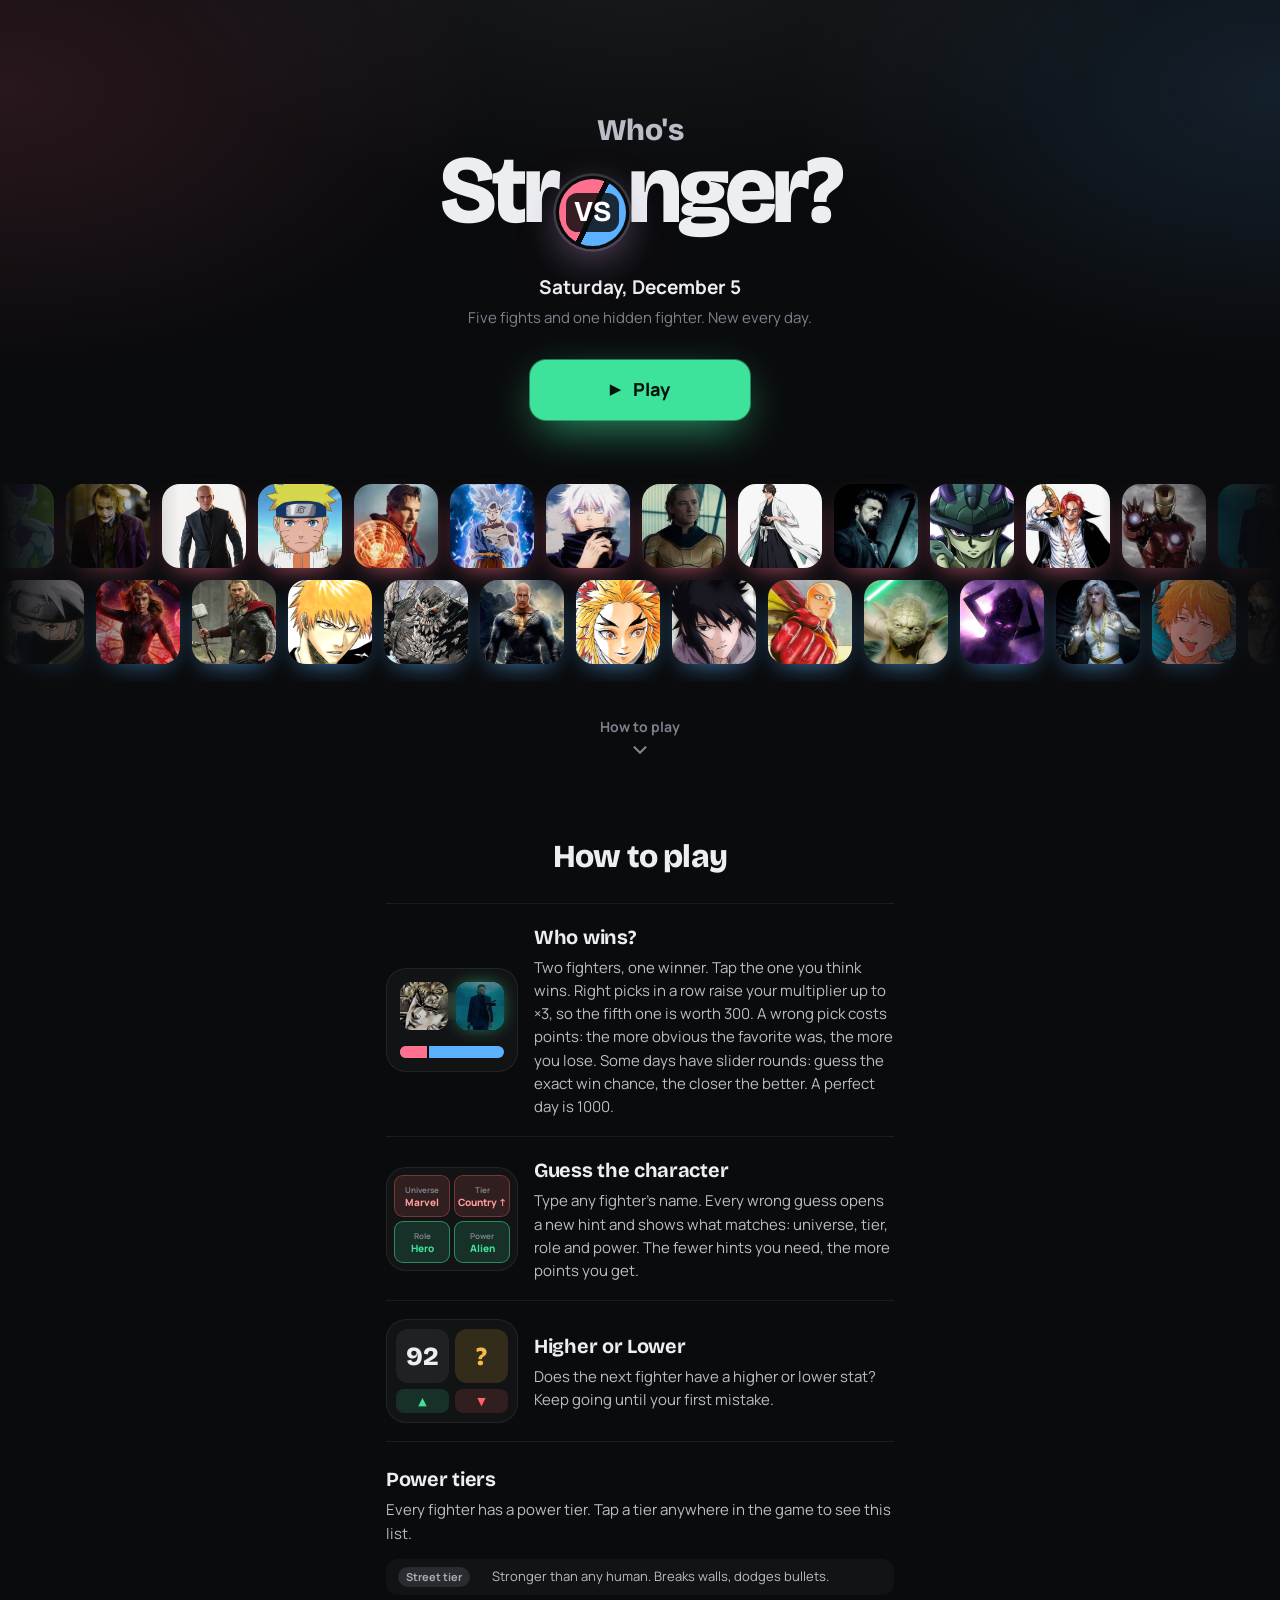
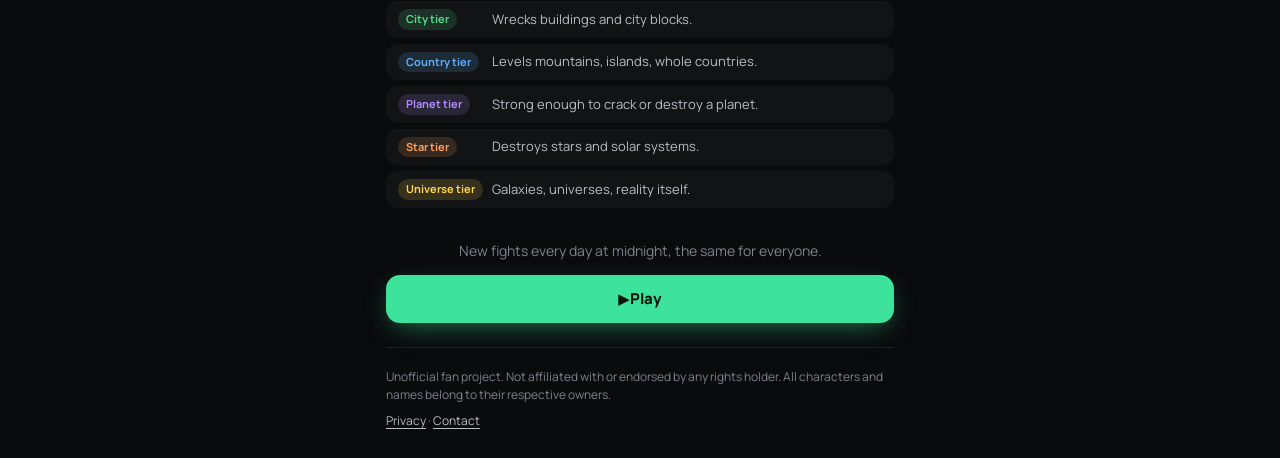
<file: index.html>
<!doctype html>
<html lang="en">
<head>
  <meta charset="utf-8">
  <meta name="viewport" content="width=device-width, initial-scale=1, viewport-fit=cover">
  <title>Who's Stronger? Daily character fights</title>
  <meta name="description" content="A daily game: five fights between characters from anime, comics and movies. Pick who wins, guess the odds, share your score.">
  <meta name="theme-color" content="#0a0b0d">
  <link rel="canonical" href="https://whoisstronger.org/">
  <link rel="icon" href="assets/icons/icon.svg" type="image/svg+xml">
  <link rel="icon" href="assets/icons/favicon-32.png" sizes="32x32" type="image/png">
  <link rel="apple-touch-icon" href="assets/icons/apple-touch-icon.png">
  <link rel="manifest" href="site.webmanifest">

  <!-- link preview in chats and social apps -->
  <meta property="og:type" content="website">
  <meta property="og:site_name" content="Who's Stronger?">
  <meta property="og:title" content="Who's Stronger? Daily character fights">
  <meta property="og:description" content="Five fights a day between anime, comic and movie characters. Pick who wins and share your score.">
  <meta property="og:url" content="https://whoisstronger.org/">
  <meta property="og:image" content="https://whoisstronger.org/assets/og.jpg">
  <meta property="og:image:width" content="1200">
  <meta property="og:image:height" content="630">
  <meta property="og:image:alt" content="Who's Stronger? Goku vs Superman">
  <meta name="twitter:card" content="summary_large_image">
  <meta name="twitter:title" content="Who's Stronger? Daily character fights">
  <meta name="twitter:description" content="Five fights a day between anime, comic and movie characters. Pick who wins and share your score.">
  <meta name="twitter:image" content="https://whoisstronger.org/assets/og.jpg">
  <link rel="preconnect" href="https://fonts.googleapis.com">
  <link rel="preconnect" href="https://fonts.gstatic.com" crossorigin>
  <link href="https://fonts.googleapis.com/css2?family=Bricolage+Grotesque:opsz,wght@12..96,600..800&family=Manrope:wght@400;500;600;700;800&display=swap" rel="stylesheet">
  <link rel="stylesheet" href="css/style.css">
  <link rel="stylesheet" href="css/rich.css">
  <link rel="stylesheet" href="css/intro.css">
</head>
<body>
  <div class="stage">
    <aside class="rail" aria-hidden="true"><div class="ad-slot" data-t="ad"></div></aside>


    <div class="column">
      <header class="top">
        <a class="brand" href="#/" aria-label="Home">
          <span class="brand-mark" aria-hidden="true"></span>
          <span class="brand-name" id="brandName"></span>
        </a>
        <div class="top-tools">
          <a class="chip streak" href="#/stats" id="streakChip" aria-label="Streak"><span aria-hidden="true">🔥</span><b id="streakNum">0</b></a>
          <a class="icon-btn" href="#/archive" data-t-label="nav.archive">
            <svg viewBox="0 0 24 24" aria-hidden="true"><rect x="3.5" y="5" width="17" height="15.5" rx="3" fill="none" stroke="currentColor" stroke-width="2"/><path d="M3.5 10h17M8 3v4M16 3v4" stroke="currentColor" stroke-width="2" stroke-linecap="round"/></svg>
          </a>
          <a class="icon-btn" href="#/stats" data-t-label="nav.profile">
            <svg viewBox="0 0 24 24" aria-hidden="true"><circle cx="12" cy="8.5" r="4" fill="none" stroke="currentColor" stroke-width="2"/><path d="M4.5 20.5c1.2-3.8 4.1-5.5 7.5-5.5s6.3 1.7 7.5 5.5" fill="none" stroke="currentColor" stroke-width="2" stroke-linecap="round"/></svg>
          </a>
          <button class="icon-btn" id="soundBtn" type="button"></button>
        </div>
      </header>

      <main id="view"></main>

      <footer class="foot">
        <p data-t="footer"></p>
        <p class="foot-links"><a href="privacy.html">Privacy</a> · <a href="privacy.html#contact">Contact</a></p>
      </footer>
    </div>


    <aside class="rail" aria-hidden="true"><div class="ad-slot" data-t="ad"></div></aside>
  </div>

  <div class="toast" id="toast" role="status" aria-live="polite"></div>

  <script src="js/config.js"></script>
  <script src="js/data/characters.js"></script>
  <script src="js/data/schedule.js"></script>
  <script src="js/locales/en.js"></script>
  <script src="js/locales/en.characters.js"></script>
  <script src="js/locales/en.schedule.js"></script>
  <script src="js/engine.js"></script>
  <script src="js/store.js"></script>
  <script src="js/sound.js"></script>
  <script src="js/portraits.js"></script>
  <script src="js/api.js"></script>
  <script src="js/app.js"></script>
  <script src="js/celebrate.js"></script>
  <script src="js/battle.js"></script>
  <script src="js/history.js"></script>
  <script src="js/guess.js"></script>
  <script src="js/free.js"></script>
  <script src="js/hol.js"></script>
  <script src="js/intro.js"></script>
  <script>WIS.start();</script>
</body>
</html>
</file>
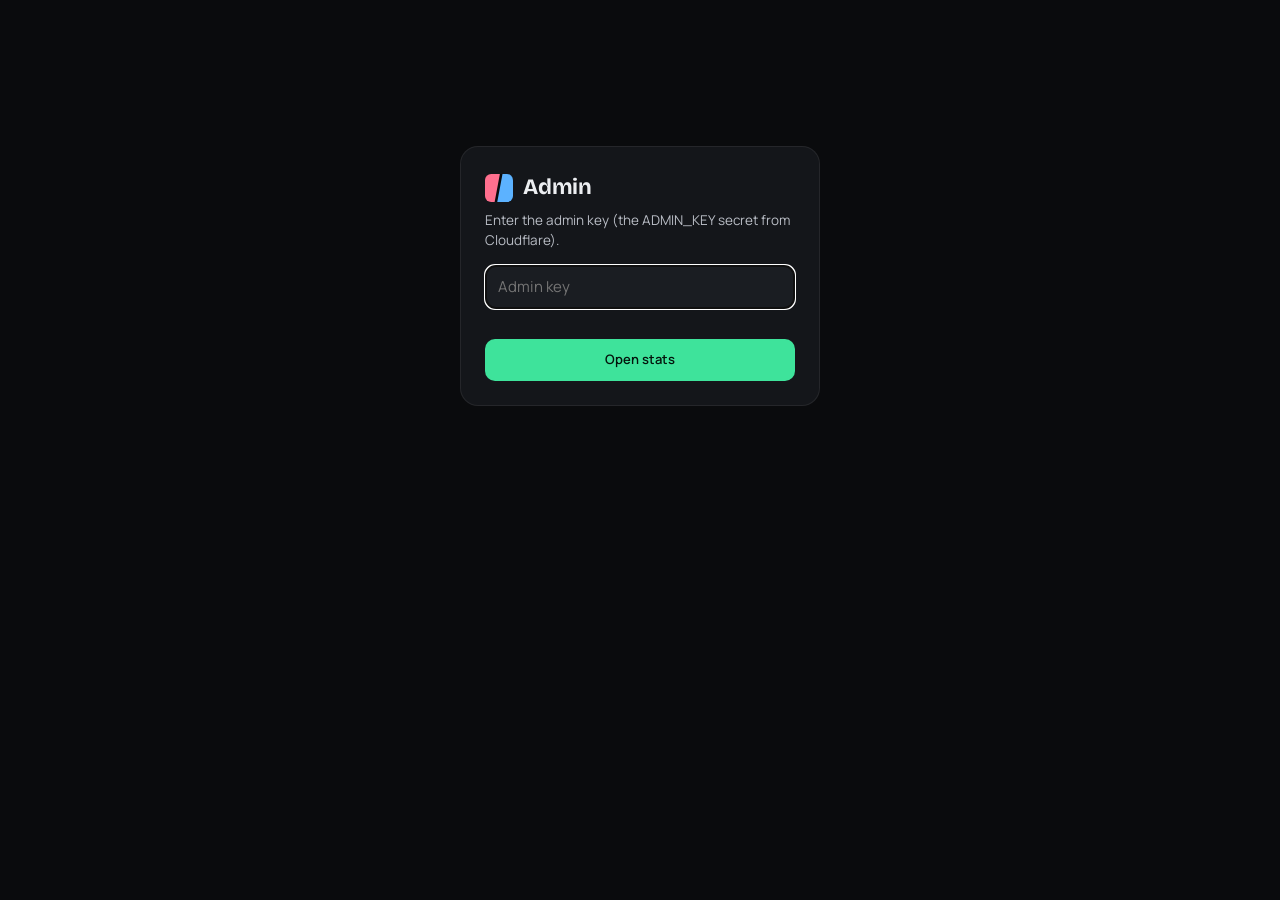
<file: admin.html>
<!doctype html>
<html lang="en">
<head>
  <meta charset="utf-8">
  <meta name="viewport" content="width=device-width, initial-scale=1">
  <meta name="robots" content="noindex, nofollow">
  <title>Admin · Who's Stronger?</title>
  <link rel="icon" href="assets/icons/icon.svg" type="image/svg+xml">
  <link rel="preconnect" href="https://fonts.googleapis.com">
  <link rel="preconnect" href="https://fonts.gstatic.com" crossorigin>
  <link href="https://fonts.googleapis.com/css2?family=Bricolage+Grotesque:opsz,wght@12..96,600..800&family=Manrope:wght@400;500;600;700;800&display=swap" rel="stylesheet">
  <style>
    :root {
      --bg: #0a0b0d; --card: #14161a; --card-2: #1a1d22;
      --line: rgba(255,255,255,.07); --line-2: rgba(255,255,255,.13);
      --ink: #eceef1; --ink-2: #b9bdc5; --mute: #7d828c;
      /* chart colors: checked for color-blind separation on the dark card */
      --rose: #ec5a7e; --sky: #3b8fe0; --mint: #1aa36e; --mint-soft: rgba(26,163,110,.32);
      --accent: #3ee39b; --gold: #ffd166; --bad: #ff6262;
      --display: "Bricolage Grotesque", "Segoe UI", system-ui, sans-serif;
      --body: "Manrope", system-ui, -apple-system, "Segoe UI", Roboto, sans-serif;
    }
    * { box-sizing: border-box; }
    body { margin: 0; background: var(--bg); color: var(--ink); font: 15px/1.5 var(--body); min-height: 100dvh; }
    button, input, select { font: inherit; color: inherit; }
    .wrap { max-width: 1120px; margin: 0 auto; padding: 20px 16px 60px; }
    h1, h2 { font-family: var(--display); margin: 0; letter-spacing: -.01em; }
    h1 { font-size: 22px; display: flex; align-items: center; gap: 10px; }
    h1 img { width: 28px; height: 28px; }
    h1 small { font: 600 12px var(--body); color: var(--mute); background: var(--card-2); border: 1px solid var(--line); padding: 2px 8px; border-radius: 99px; }
    h2 { font-size: 17px; }
    .muted { color: var(--mute); }

    .top { display: flex; align-items: center; justify-content: space-between; gap: 12px; flex-wrap: wrap; margin-bottom: 18px; }
    .controls { display: flex; gap: 8px; align-items: center; flex-wrap: wrap; }
    .seg { display: inline-flex; background: var(--card); border: 1px solid var(--line); border-radius: 10px; padding: 3px; }
    .seg button { background: none; border: 0; padding: 5px 11px; border-radius: 7px; cursor: pointer; color: var(--ink-2); font-weight: 600; font-size: 13px; }
    .seg button[aria-pressed="true"] { background: var(--card-2); color: var(--ink); box-shadow: inset 0 0 0 1px var(--line-2); }
    .btn { background: var(--card); border: 1px solid var(--line-2); border-radius: 10px; padding: 6px 12px; cursor: pointer; font-weight: 600; font-size: 13px; }
    .btn:hover { background: var(--card-2); }
    .btn.primary { background: var(--accent); color: #04140c; border-color: transparent; }
    .stamp { font-size: 12px; color: var(--mute); }

    .demo { background: rgba(255,209,102,.1); border: 1px solid rgba(255,209,102,.35); color: var(--gold); padding: 8px 12px; border-radius: 10px; font-size: 13px; margin-bottom: 16px; }

    .tiles { display: grid; grid-template-columns: repeat(6, minmax(0, 1fr)); gap: 12px; margin-bottom: 14px; }
    @media (max-width: 1000px) { .tiles { grid-template-columns: repeat(3, minmax(0, 1fr)); } }
    @media (max-width: 520px) { .tiles { grid-template-columns: 1fr 1fr; } .tile .v { font-size: 26px; } }
    .tile { background: var(--card); border: 1px solid var(--line); border-radius: 16px; padding: 14px 16px; }
    .tile .k { font-size: 12.5px; color: var(--mute); font-weight: 600; }
    .tile .v { font: 800 30px/1.15 var(--display); margin-top: 4px; font-variant-numeric: tabular-nums; }
    .tile .s { font-size: 12.5px; color: var(--ink-2); margin-top: 2px; }
    .up { color: var(--accent); } .down { color: var(--bad); }

    .grid { display: grid; grid-template-columns: 2fr 1fr; gap: 12px; margin-bottom: 12px; }
    @media (max-width: 860px) { .grid { grid-template-columns: 1fr; } }
    .card { background: var(--card); border: 1px solid var(--line); border-radius: 16px; padding: 16px; min-width: 0; }
    .card-h { display: flex; align-items: baseline; justify-content: space-between; gap: 10px; margin-bottom: 10px; flex-wrap: wrap; }
    .legend { display: flex; gap: 14px; font-size: 12.5px; color: var(--ink-2); }
    .legend i { display: inline-block; width: 10px; height: 10px; border-radius: 3px; margin-right: 6px; vertical-align: -1px; }

    .chart { position: relative; }
    .chart svg { display: block; width: 100%; height: auto; overflow: visible; }
    .chart .axis { fill: var(--mute); font-size: 11px; font-family: var(--body); }
    .chart .grid-l { stroke: var(--line); }
    .chart .hit { fill: transparent; cursor: default; }
    .chart .hit:hover + .hl, .chart .col:hover .hl { opacity: 1; }
    .chart .hl { fill: rgba(255,255,255,.05); opacity: 0; pointer-events: none; }
    .tip { position: absolute; pointer-events: none; background: #23262c; border: 1px solid var(--line-2); border-radius: 10px; padding: 8px 10px; font-size: 12.5px; white-space: nowrap; box-shadow: 0 8px 24px rgba(0,0,0,.4); opacity: 0; transition: opacity .1s; z-index: 5; }
    .tip b { display: block; font-size: 12px; color: var(--mute); font-weight: 600; margin-bottom: 2px; }
    .tip .row { display: flex; align-items: center; gap: 6px; }
    .tip .row i { width: 8px; height: 8px; border-radius: 2px; }
    .empty { color: var(--mute); font-size: 13.5px; padding: 26px 0; text-align: center; }

    .daybar { display: flex; align-items: center; gap: 8px; }
    .daybar .btn { padding: 4px 10px; }
    .daybar input { background: var(--card-2); border: 1px solid var(--line-2); border-radius: 8px; padding: 4px 8px; color-scheme: dark; }

    .fights { display: grid; gap: 10px; }
    .fight { display: grid; grid-template-columns: 1fr minmax(0, 1.5fr) 1fr; align-items: center; gap: 14px; background: var(--card-2); border: 1px solid var(--line); border-radius: 14px; padding: 12px 14px; }
    @media (max-width: 680px) { .fight { grid-template-columns: 1fr 1fr; } .fight .mid { grid-column: 1 / -1; order: 3; } }
    .who { display: flex; align-items: center; gap: 10px; min-width: 0; }
    .who.r { flex-direction: row-reverse; text-align: right; }
    .who img { width: 46px; height: 46px; border-radius: 12px; object-fit: cover; object-position: top; flex: none; background: #222; }
    .who .n { font-weight: 700; line-height: 1.2; overflow: hidden; text-overflow: ellipsis; }
    .who .u { font-size: 12px; color: var(--mute); }
    .who .w { font-size: 11px; font-weight: 700; color: var(--accent); }
    .mid .tags { display: flex; justify-content: space-between; font-size: 12px; color: var(--mute); margin-bottom: 6px; gap: 8px; }
    .tag { font-size: 10.5px; font-weight: 800; letter-spacing: .06em; padding: 1px 7px; border-radius: 99px; background: rgba(255,255,255,.07); color: var(--ink-2); }
    .tag.boss { background: rgba(255,98,98,.15); color: #ff8a8a; }
    .tag.sl { background: rgba(255,209,102,.13); color: var(--gold); }
    .split { display: flex; height: 26px; gap: 2px; border-radius: 8px; overflow: hidden; }
    .split div { display: flex; align-items: center; padding: 0 8px; font-weight: 800; font-size: 12.5px; color: #fff; min-width: 0; white-space: nowrap; transition: flex-basis .4s; }
    .split .l { background: var(--rose); }
    .split .r { background: var(--sky); justify-content: flex-end; }
    .split.none div { background: rgba(255,255,255,.06); color: var(--mute); justify-content: center; width: 100%; font-weight: 600; }
    .mid .foot { display: flex; justify-content: space-between; font-size: 12px; color: var(--ink-2); margin-top: 6px; gap: 8px; }
    .hist { display: flex; align-items: flex-end; gap: 2px; height: 34px; margin-top: 8px; }
    .hist span { flex: 1; background: var(--gold); opacity: .85; border-radius: 3px 3px 0 0; min-height: 1px; }
    .hist span.official { background: #fff; opacity: 1; }
    .hist-ax { display: flex; justify-content: space-between; font-size: 10.5px; color: var(--mute); }

    details { margin-top: 12px; }
    summary { cursor: pointer; color: var(--ink-2); font-weight: 600; font-size: 13.5px; }
    table { width: 100%; border-collapse: collapse; font-size: 13px; margin-top: 8px; font-variant-numeric: tabular-nums; }
    th, td { text-align: right; padding: 6px 8px; border-bottom: 1px solid var(--line); }
    th:first-child, td:first-child { text-align: left; }
    th { color: var(--mute); font-weight: 600; }

    .login { max-width: 360px; margin: 14vh auto 0; background: var(--card); border: 1px solid var(--line); border-radius: 18px; padding: 24px; }
    .login h1 { margin-bottom: 6px; }
    .login p { color: var(--ink-2); font-size: 13.5px; margin: 0 0 14px; }
    .login input { width: 100%; background: var(--card-2); border: 1px solid var(--line-2); border-radius: 10px; padding: 10px 12px; margin-bottom: 10px; }
    .login .btn { width: 100%; padding: 10px; }
    .err { color: var(--bad); font-size: 13px; min-height: 20px; }
  </style>
</head>
<body>
  <main class="wrap" id="app"></main>

  <!-- game data: names, pictures and which fights each day had -->
  <script src="js/config.js"></script>
  <script src="js/data/characters.js"></script>
  <script src="js/data/schedule.js"></script>
  <script src="js/locales/en.js"></script>
  <script src="js/locales/en.characters.js"></script>
  <script src="js/engine.js"></script>
  <script>
  (function () {
    const W = window.WIS, E = W.engine, cfg = W.config;
    const app = document.getElementById("app");
    const KEY = "wis:adminKey";
    const local = /^(localhost|127\.0\.0\.1|\[::1\])$/.test(location.hostname) || location.protocol === "file:";
    const store = {
      get() { try { return localStorage.getItem(KEY) || ""; } catch (e) { return ""; } },
      set(v) { try { v ? localStorage.setItem(KEY, v) : localStorage.removeItem(KEY); } catch (e) {} }
    };
    const st = { range: 30, day: null, data: null, demo: false };
    try { st.range = Number(localStorage.getItem("wis:adminRange")) || 30; } catch (e) {}

    const esc = (s) => String(s).replace(/[&<>"]/g, (c) => ({ "&": "&amp;", "<": "&lt;", ">": "&gt;", '"': "&quot;" })[c]);
    const dur = (ms) => { if (ms == null) return "—"; const t = Math.round(ms / 1000); return t < 60 ? t + "s" : Math.floor(t / 60) + "m " + String(t % 60).padStart(2, "0") + "s"; };
    const fmt = (n) => (n == null ? "—" : Number(n).toLocaleString("en-US"));
    const name = (id) => ((W.locales.en.characters || {})[id] || {}).name || id;
    const universe = (id) => ((W.locales.en.characters || {})[id] || {}).universe || "";
    const img = (id) => { const c = W.char(id); return c && c.img ? "assets/characters/" + c.img : "assets/icons/icon-192.png"; };
    const pk = (a, b) => (a < b ? a + "|" + b : b + "|" + a);
    const addDays = (key, n) => E.keyFromIndex(E.dayIndex(key) + n);
    const shortDate = (key) => { const p = key.split("-").map(Number); return new Date(p[0], p[1] - 1, p[2]).toLocaleDateString("en-US", { month: "short", day: "numeric" }); };
    const longDate = (key) => { const p = key.split("-").map(Number); return new Date(p[0], p[1] - 1, p[2]).toLocaleDateString("en-US", { weekday: "short", month: "short", day: "numeric", year: "numeric" }); };

    // ---------- login ----------
    function loginView(msg) {
      app.innerHTML = `<form class="login" id="lf">
        <h1><img src="assets/icons/icon.svg" alt="">Admin</h1>
        <p>Enter the admin key (the ADMIN_KEY secret from Cloudflare).</p>
        <input type="password" id="k" placeholder="Admin key" autocomplete="current-password" required>
        <div class="err">${msg ? esc(msg) : ""}</div>
        <button class="btn primary">Open stats</button>
      </form>`;
      document.getElementById("lf").onsubmit = (e) => { e.preventDefault(); store.set(document.getElementById("k").value.trim()); load(); };
      document.getElementById("k").focus();
    }

    // ---------- data ----------
    async function load() {
      const from = st.range ? addDays(E.todayKey(), -(st.range - 1)) : cfg.launchDate;
      const fromKey = from < cfg.launchDate ? cfg.launchDate : from;
      const q = "/api/admin?from=" + fromKey + (st.day ? "&day=" + st.day : "");
      try {
        const r = await fetch(q, { headers: { authorization: "Bearer " + store.get() } });
        if (r.status === 401) { const had = store.get(); store.set(""); return loginView(had ? "Wrong key." : ""); }
        if (!r.ok || !(r.headers.get("content-type") || "").includes("json")) throw new Error((await r.json().catch(() => ({}))).error || "HTTP " + r.status);
        st.data = await r.json(); st.demo = false;
      } catch (e) {
        if (!local) { if (!st.data) return loginView("Can't load: " + e.message); }
        else { st.data = demoData(fromKey, st.day); st.demo = true; }
      }
      st.day = st.data.day;
      render();
    }

    // ---------- page ----------
    function render() {
      const d = st.data, T = d.totals || {};
      const today = E.todayKey(), yest = addDays(today, -1);
      const byDay = {}; (d.daily || []).forEach((r) => (byDay[r.day] = r.players));
      const fin = {}; (d.finished || []).forEach((r) => (fin[r.day] = r));
      const fresh = {}; (d.newPlayers || []).forEach((r) => (fresh[r.day] = r.n));
      const tday = {}; (d.timeDaily || []).forEach((r) => (tday[r.day] = r));
      const TM = d.time || {};
      const tP = byDay[today] || 0, yP = byDay[yest] || 0;
      const delta = yP ? Math.round(((tP - yP) / yP) * 100) : null;
      const tF = fin[today] ? fin[today].n : 0;
      const ret = T.players ? Math.round((100 * (T.came_back || 0)) / T.players) : 0;

      app.innerHTML = `
        <div class="top">
          <h1><img src="assets/icons/icon.svg" alt="">Who's Stronger? <small>Admin</small></h1>
          <div class="controls">
            <div class="seg" role="group" aria-label="Period">
              ${[[7, "7 days"], [30, "30 days"], [0, "All time"]].map(([v, l]) => `<button data-range="${v}" aria-pressed="${st.range === v}">${l}</button>`).join("")}
            </div>
            <button class="btn" id="refresh">↻ Refresh</button>
            ${st.demo ? "" : `<button class="btn" id="logout">Log out</button>`}
          </div>
        </div>
        ${st.demo ? `<div class="demo">Demo numbers — this is localhost. On whoisstronger.org/admin you'll see the real players.</div>` : ""}
        <div class="tiles">
          ${tile("Players today", fmt(tP), delta == null ? "yesterday " + fmt(yP) : `<span class="${delta >= 0 ? "up" : "down"}">${delta >= 0 ? "▲" : "▼"} ${Math.abs(delta)}%</span> vs yesterday (${fmt(yP)})`)}
          ${tile("Finished today", fmt(tF), tP ? Math.round((100 * tF) / tP) + "% of today's players played all 5" : "played all 5 fights")}
          ${tile("New today", fmt(fresh[today] || 0), "first time playing")}
          ${tile(st.range ? `Players · ${st.range} days` : "Players · all time", fmt(T.players), `${fmt(T.votes + T.sliders)} answers given`)}
          ${tile("Came back", ret + "%", `${fmt(T.came_back)} played on 2+ days`)}
          ${tile("Time on site", dur(TM.per_person), TM.visits ? `per player a day · ${dur(TM.per_visit)} per visit` : "no visits measured yet")}
        </div>
        <div class="grid">
          <section class="card">
            <div class="card-h"><h2>Players per day</h2>
              <div class="legend"><span><i style="background:var(--mint-soft);box-shadow:inset 0 0 0 1px var(--mint)"></i>Played</span><span><i style="background:var(--mint)"></i>Finished all 5</span></div></div>
            <div class="chart" id="cDays"></div>
          </section>
          <section class="card">
            <div class="card-h"><h2>When they play</h2><span class="muted" style="font-size:12.5px">players by hour, your time · 14 days</span></div>
            <div class="chart" id="cHours"></div>
          </section>
        </div>
        <section class="card" style="margin-bottom:12px">
          <div class="card-h">
            <h2>Fights · ${esc(longDate(st.day))}</h2>
            <div class="daybar">
              <button class="btn" id="prev" aria-label="Previous day">‹</button>
              <input type="date" id="dpick" value="${st.day}" min="${cfg.launchDate}" max="${today}">
              <button class="btn" id="next" aria-label="Next day" ${st.day >= today ? "disabled" : ""}>›</button>
            </div>
          </div>
          <div class="fights" id="fights"></div>
        </section>
        <div class="grid">
          <section class="card">
            <div class="card-h"><h2>Scores · ${esc(shortDate(st.day))}</h2><span class="muted" style="font-size:12.5px">${dayScoreLine(fin[st.day])}</span></div>
            <div class="chart" id="cScores"></div>
          </section>
          <section class="card">
            <div class="card-h"><h2>Time on site</h2><span class="muted" style="font-size:12.5px">average per player a day</span></div>
            <div class="chart" id="cTime"></div>
          </section>
        </div>
        <section class="card">
          <details><summary>All days as a table</summary>${dayTable(byDay, fin, fresh, tday)}</details>
          <details><summary>How to read this</summary>
            <div class="muted" style="font-size:13px">
              <p style="margin:0 0 8px"><b style="color:var(--ink-2)">Player</b> = one browser that answered at least one fight. Phone + laptop count as two.</p>
              <p style="margin:0 0 8px"><b style="color:var(--ink-2)">Finished</b> = sent a final score after all 5 fights.</p>
              <p style="margin:0 0 8px"><b style="color:var(--ink-2)">Time on site</b> = only while the tab is open on screen and someone touched it in the last 2 minutes. All of a player's visits that day are added up; "per visit" is one open tab.</p>
              <p style="margin:0">Guess and Higher-or-Lower answers aren't stored, but their time is counted.</p>
            </div>
          </details>
        </section>
        <p class="stamp">Updated ${new Date(d.generated).toLocaleTimeString("en-US", { hour: "2-digit", minute: "2-digit" })}</p>`;

      app.querySelectorAll("[data-range]").forEach((b) => (b.onclick = () => { st.range = Number(b.dataset.range); try { localStorage.setItem("wis:adminRange", st.range); } catch (e) {} load(); }));
      document.getElementById("refresh").onclick = load;
      const lo = document.getElementById("logout"); if (lo) lo.onclick = () => { store.set(""); st.data = null; loginView(); };
      const go = (k) => { if (!k || k < cfg.launchDate || k > today) return; st.day = k; load(); };
      document.getElementById("prev").onclick = () => go(addDays(st.day, -1));
      document.getElementById("next").onclick = () => go(addDays(st.day, 1));
      document.getElementById("dpick").onchange = (e) => go(e.target.value);

      daysChart(byDay, fin);
      hoursChart(d.hours || []);
      timeChart(tday);
      fights();
      scoresChart(d.detail.scoreHist || []);
      clearTimeout(st.rt); window.onresize = () => { clearTimeout(st.rt); st.rt = setTimeout(() => { daysChart(byDay, fin); hoursChart(d.hours || []); timeChart(tday); scoresChart(d.detail.scoreHist || []); }, 150); };
    }

    const tile = (k, v, s) => `<div class="tile"><div class="k">${k}</div><div class="v">${v}</div><div class="s">${s}</div></div>`;
    const dayScoreLine = (f) => (f ? `${fmt(f.n)} finished · avg ${fmt(f.avg)} · best ${fmt(f.best)}` : "nobody finished yet");

    function dayTable(byDay, fin, fresh, tday) {
      const days = [...new Set([...Object.keys(byDay), ...Object.keys(tday)])].sort().reverse();
      if (!days.length) return `<div class="empty">No players yet.</div>`;
      return `<table><thead><tr><th>Day</th><th>Players</th><th>New</th><th>Finished</th><th>Avg score</th><th>Best</th><th>Time / player</th></tr></thead><tbody>` +
        days.map((k) => `<tr><td>${esc(longDate(k))}</td><td>${fmt(byDay[k])}</td><td>${fmt(fresh[k] || 0)}</td><td>${fmt(fin[k] ? fin[k].n : 0)}</td><td>${fin[k] ? fmt(fin[k].avg) : "—"}</td><td>${fin[k] ? fmt(fin[k].best) : "—"}</td><td>${tday[k] ? dur(tday[k].per_person) : "—"}</td></tr>`).join("") +
        `</tbody></table>`;
    }

    // ---------- charts (plain SVG) ----------
    function niceMax(v) { if (v <= 20) return Math.max(4, Math.ceil(v / 4) * 4); /* whole-number ticks */ const p = Math.pow(10, Math.floor(Math.log10(v))); for (const m of [1, 2, 2.5, 5, 10]) if (m * p >= v) return m * p; return v; }

    /* bars: list of { label, tip, values:[{v, fill, stroke}] } drawn overlapped (first = back) */
    function bars(el, list, opts) {
      opts = opts || {};
      const w = Math.max(280, Math.round(el.clientWidth) || 640), h = opts.h || 220, L = 34, R = 6, Tp = 8, B = 24;
      if (!list.length || list.every((x) => x.values.every((v) => !v.v))) { el.innerHTML = `<div class="empty">${opts.empty || "No data yet."}</div>`; return; }
      const max = niceMax(Math.max(...list.flatMap((x) => x.values.map((v) => v.v))));
      const cw = (w - L - R) / list.length, bw = Math.max(2, Math.min(28, cw - 3));
      const y = (v) => Tp + (h - Tp - B) * (1 - v / max);
      const every = Math.ceil(list.length / (opts.maxLabels || 10));
      let s = `<svg viewBox="0 0 ${w} ${h}" role="img" aria-label="${esc(opts.label || "")}">`;
      for (let i = 0; i <= 4; i++) {
        const v = (max / 4) * i, yy = y(v);
        s += `<line class="grid-l" x1="${L}" x2="${w - R}" y1="${yy}" y2="${yy}"/><text class="axis" x="${L - 6}" y="${yy + 4}" text-anchor="end">${fmt(Math.round(v * 10) / 10)}${opts.unit || ""}</text>`;
      }
      list.forEach((x, i) => {
        const cx = L + cw * i + cw / 2;
        s += `<g class="col" data-i="${i}"><rect class="hl" x="${cx - cw / 2}" y="${Tp}" width="${cw}" height="${h - Tp - B}"/>`;
        x.values.forEach((v) => {
          if (!v.v) return;
          const top = y(v.v), bh = h - B - top, r = Math.min(4, bw / 2, bh);
          // rounded data end, square on the baseline
          s += `<path d="M${cx - bw / 2} ${h - B}V${top + r}q0 -${r} ${r} -${r}h${bw - 2 * r}q${r} 0 ${r} ${r}V${h - B}z" fill="${v.fill}" ${v.stroke ? `stroke="${v.stroke}" stroke-width="1"` : ""}/>`;
        });
        s += `<rect class="hit" x="${cx - cw / 2}" y="0" width="${cw}" height="${h}"/></g>`;
        if (i % every === 0) s += `<text class="axis" x="${cx}" y="${h - 6}" text-anchor="middle">${esc(x.label)}</text>`;
      });
      el.innerHTML = s + `</svg><div class="tip"></div>`;
      const tip = el.querySelector(".tip"), svg = el.querySelector("svg");
      el.querySelectorAll(".col").forEach((g) => {
        g.onmouseenter = g.onmousemove = (ev) => {
          const x = list[g.dataset.i]; tip.innerHTML = x.tip; tip.style.opacity = 1;
          const box = el.getBoundingClientRect();
          let left = ev.clientX - box.left + 12; if (left + tip.offsetWidth > box.width) left = ev.clientX - box.left - tip.offsetWidth - 12;
          tip.style.left = Math.max(0, left) + "px"; tip.style.top = Math.max(0, ev.clientY - box.top - tip.offsetHeight - 8) + "px";
        };
        g.onmouseleave = () => (tip.style.opacity = 0);
      });
    }
    const tipRow = (color, text, ring) => `<div class="row"><i style="background:${color}${ring ? ";box-shadow:inset 0 0 0 1px var(--mint)" : ""}"></i>${text}</div>`;

    function daysChart(byDay, fin) {
      const today = E.todayKey();
      const first = st.range ? addDays(today, -(st.range - 1)) : (Object.keys(byDay).sort()[0] || today);
      const start = first < cfg.launchDate ? cfg.launchDate : first;
      const list = [];
      for (let k = start; k <= today; k = addDays(k, 1)) {
        const p = byDay[k] || 0, f = fin[k] ? fin[k].n : 0;
        list.push({ label: shortDate(k), tip: `<b>${esc(longDate(k))}</b>${tipRow("var(--mint-soft)", fmt(p) + " played", 1)}${tipRow("var(--mint)", fmt(f) + " finished")}`,
          values: [{ v: p, fill: "var(--mint-soft)", stroke: "var(--mint)" }, { v: f, fill: "var(--mint)" }] });
      }
      bars(document.getElementById("cDays"), list, { label: "Players per day", maxLabels: 8, empty: "No players yet — share the link!" });
    }

    function hoursChart(rows) {
      const off = -new Date().getTimezoneOffset() / 60, n = Array(24).fill(0);
      rows.forEach((r) => { n[(((r.h + Math.round(off)) % 24) + 24) % 24] += r.n; });
      const hh = (h) => (h % 12 || 12) + (h < 12 ? "a" : "p");
      bars(document.getElementById("cHours"), n.map((v, h) => ({ label: hh(h), tip: `<b>${hh(h)}–${hh((h + 1) % 24)}</b>${fmt(v)} players`, values: [{ v, fill: "var(--sky)" }] })), { h: 220, maxLabels: 6, label: "Players by hour" });
    }

    function timeChart(tday) {
      const today = E.todayKey(), keys = Object.keys(tday).sort();
      const first = st.range ? addDays(today, -(st.range - 1)) : (keys[0] || today);
      const list = [];
      for (let k = first < cfg.launchDate ? cfg.launchDate : first; k <= today; k = addDays(k, 1)) {
        const r = tday[k], v = r ? r.per_person / 60000 : 0;
        list.push({ label: shortDate(k), tip: `<b>${esc(longDate(k))}</b>${r ? `${dur(r.per_person)} per player<br>${dur(r.per_visit)} per visit · ${fmt(r.visits)} visits` : "no visits"}`, values: [{ v, fill: "var(--sky)" }] });
      }
      bars(document.getElementById("cTime"), list, { h: 180, maxLabels: 6, label: "Minutes per player per day", unit: "m", empty: "No visits measured yet." });
    }

    function scoresChart(rows) {
      const n = Array(10).fill(0); rows.forEach((r) => (n[r.bucket] = r.n));
      bars(document.getElementById("cScores"), n.map((v, i) => ({ label: i * 100 + "", tip: `<b>${i * 100}–${i === 9 ? 1000 : i * 100 + 99} points</b>${fmt(v)} players`, values: [{ v, fill: "var(--gold)" }] })), { h: 180, label: "Score distribution", empty: "Nobody finished this day yet." });
    }

    // ---------- the day's fights ----------
    function fights() {
      const el = document.getElementById("fights");
      const idx = E.dayIndex(st.day), day = E.battleDay(idx), plan = E.sliderPlan(idx);
      const dt = st.data.detail, votes = {}, sl = {}, hist = {};
      dt.votes.forEach((r) => { const k = pk(r.a, r.b); (votes[k] = votes[k] || {})[r.pick] = r.n; });
      dt.sliders.forEach((r) => (sl[pk(r.a, r.b)] = r));
      dt.sliderHist.forEach((r) => { const k = pk(r.a, r.b); (hist[k] = hist[k] || Array(10).fill(0))[r.bucket] = r.n; });
      el.innerHTML = day.pairs.map((p, i) => {
        const a = W.char(p.a), b = W.char(p.b); if (!a || !b) return "";
        const m = E.matchup(a, b), k = pk(p.a, p.b), boss = i === day.pairs.length - 1, slider = plan.positions.includes(i);
        const who = (id, side, win) => `<div class="who ${side}"><img src="${img(id)}" alt="" loading="lazy"><div><div class="n">${esc(name(id))}</div><div class="u">${esc(universe(id))}</div>${win ? `<div class="w">✓ wins ${m.favPct}%</div>` : ""}</div></div>`;
        let mid;
        if (slider) {
          const r = sl[k], aFirst = p.a < p.b; // stored for the alphabetically first fighter
          const avgA = r ? (aFirst ? r.avg : 100 - r.avg) : null;
          let h = hist[k] || Array(10).fill(0); if (!aFirst) h = h.slice().reverse();
          const hm = Math.max(1, ...h), ob = Math.min(9, Math.floor(m.pctA / 10));
          mid = `<div class="tags"><span>Round ${i + 1}</span><span class="tag sl">SLIDER</span>${boss ? `<span class="tag boss">BOSS</span>` : "<span></span>"}</div>
            ${r ? `<div class="split"><div class="l" style="flex-basis:${avgA}%">${Math.round(avgA)}%</div><div class="r" style="flex-basis:${100 - avgA}%">${Math.round(100 - avgA)}%</div></div>
            <div class="hist" title="How players set the slider for ${esc(name(p.a))} (white = the right answer)">${h.map((v, j) => `<span class="${j === ob ? "official" : ""}" style="height:${(100 * v) / hm}%"></span>`).join("")}</div>
            <div class="hist-ax"><span>0% ${esc(name(p.a))}</span><span>100%</span></div>
            <div class="foot"><span>${fmt(r.n)} answers · avg ${Math.round(avgA)}%</span><span>answer ${m.pctA}% · off by ${Math.abs(Math.round(avgA - m.pctA))}</span></div>`
            : `<div class="split none"><div>No answers yet</div></div><div class="foot"><span></span><span>answer ${m.pctA}%</span></div>`}`;
        } else {
          const v = votes[k] || {}, na = v[p.a] || 0, nb = v[p.b] || 0, n = na + nb;
          const pa = n ? Math.round((100 * na) / n) : 0, right = m.favorite === p.a ? pa : 100 - pa;
          mid = `<div class="tags"><span>Round ${i + 1}</span>${boss ? `<span class="tag boss">BOSS</span>` : "<span></span>"}</div>
            ${n ? `<div class="split"><div class="l" style="flex-basis:${pa}%">${pa >= 12 ? pa + "%" : ""}</div><div class="r" style="flex-basis:${100 - pa}%">${100 - pa >= 12 ? 100 - pa + "%" : ""}</div></div>
            <div class="foot"><span>${fmt(n)} votes</span><span>${right}% picked right</span></div>`
            : `<div class="split none"><div>No votes yet</div></div>`}`;
        }
        return `<div class="fight">${who(p.a, "", m.favorite === p.a)}<div class="mid">${mid}</div>${who(p.b, "r", m.favorite === p.b)}</div>`;
      }).join("");
    }

    // ---------- demo numbers for localhost ----------
    function demoData(from, day) {
      const rnd = E.rngFrom("admin-demo"), today = E.todayKey();
      const daily = [], finished = [], newPlayers = [];
      let total = 0;
      for (let k = from, i = 0; k <= today; k = addDays(k, 1), i++) {
        const p = Math.round(40 * Math.pow(1.18, i) * (0.8 + rnd() * 0.4));
        daily.push({ day: k, players: p }); total += p;
        const f = Math.round(p * (0.62 + rnd() * 0.15));
        finished.push({ day: k, n: f, avg: Math.round(430 + rnd() * 120), best: 900 + Math.round(rnd() * 100) });
        newPlayers.push({ day: k, n: Math.round(p * (i ? 0.55 : 1)) });
      }
      day = day || today;
      const idx = E.dayIndex(day), D = E.battleDay(idx), plan = E.sliderPlan(idx), dp = (daily.find((r) => r.day === day) || { players: 120 }).players;
      const votes = [], sliders = [], sliderHist = [];
      D.pairs.forEach((p, i) => {
        const [a, b] = p.a < p.b ? [p.a, p.b] : [p.b, p.a], m = E.matchup(W.char(a), W.char(b));
        if (plan.positions.includes(i)) {
          const n = Math.round(dp * 0.8), avg = Math.max(5, Math.min(95, m.pctA + (rnd() - 0.5) * 24));
          sliders.push({ a, b, n, avg: Math.round(avg * 10) / 10 });
          for (let j = 0; j < 10; j++) sliderHist.push({ a, b, bucket: j, n: Math.round(n * Math.exp(-Math.pow(j * 10 + 5 - avg, 2) / 500) / 3) });
        } else {
          const n = Math.round(dp * (0.95 - i * 0.05)), share = Math.max(0.15, Math.min(0.9, m.pA + (rnd() - 0.5) * 0.3));
          votes.push({ a, b, pick: a, n: Math.round(n * share) }, { a, b, pick: b, n: n - Math.round(n * share) });
        }
      });
      const scoreHist = [...Array(10).keys()].map((j) => ({ bucket: j, n: Math.round(dp * 0.6 * Math.exp(-Math.pow(j - 4.6, 2) / 5) / 3) }));
      const hours = [...Array(24).keys()].map((h) => ({ h, n: Math.round(30 + 90 * Math.max(0, Math.sin(((h - 10) / 24) * Math.PI * 2)) * (0.8 + rnd() * 0.4)) }));
      const timeDaily = daily.map((r) => ({ day: r.day, visits: Math.round(r.players * 1.4), per_visit: Math.round(150000 + rnd() * 90000), per_person: Math.round(240000 + rnd() * 150000) }));
      return {
        from, day, generated: Date.now(), daily, finished, newPlayers, hours, timeDaily,
        time: { visits: total * 1.4, per_visit: 196000, per_person: 312000 },
        totals: { players: Math.round(total * 0.55), came_back: Math.round(total * 0.21), votes: total * 4, sliders: total, finished: finished.reduce((s, r) => s + r.n, 0) },
        detail: { votes, sliders, sliderHist, scoreHist }
      };
    }

    if (store.get() || local) load(); else loginView();
  })();
  </script>
</body>
</html>
</file>
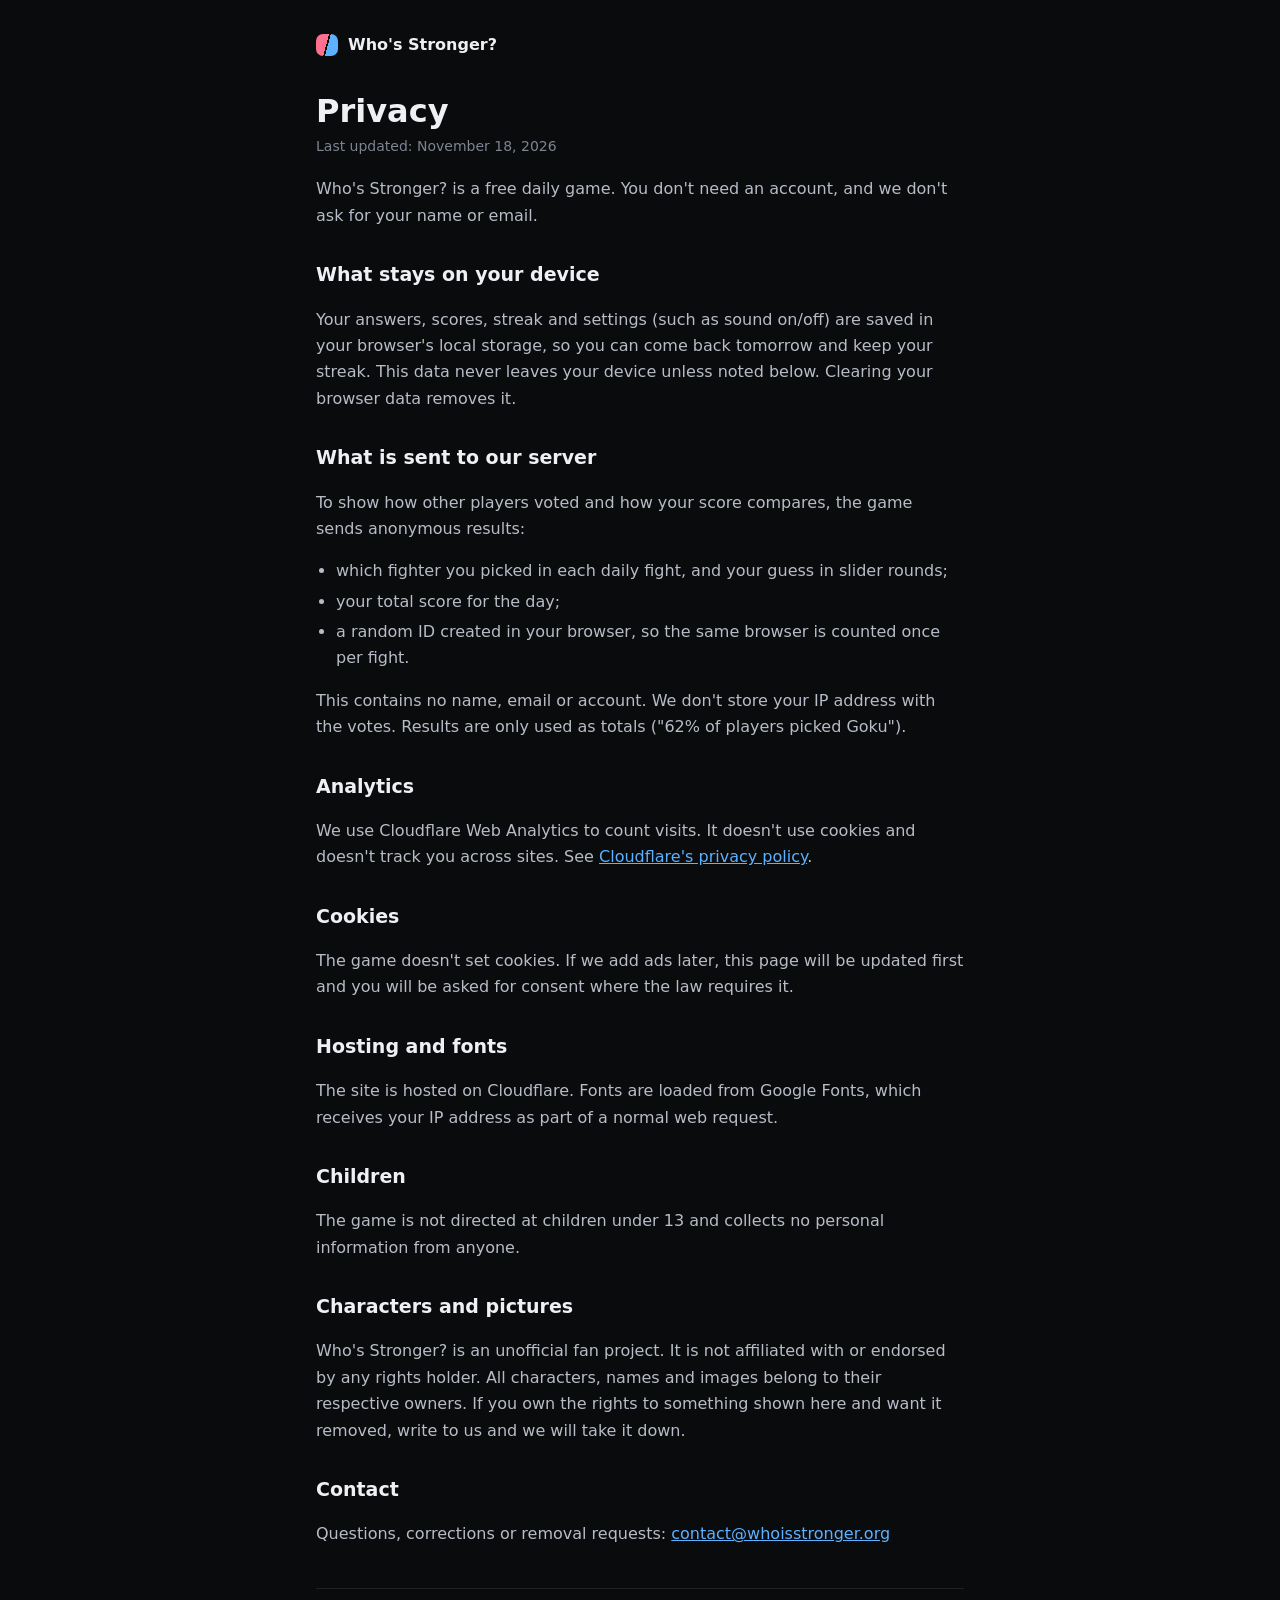
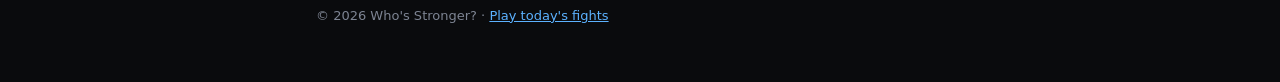
<file: privacy.html>
<!doctype html>
<html lang="en">
<head>
  <meta charset="utf-8">
  <meta name="viewport" content="width=device-width, initial-scale=1">
  <title>Privacy · Who's Stronger?</title>
  <meta name="description" content="How Who's Stronger? handles your data: no accounts, no cookies, anonymous votes.">
  <link rel="canonical" href="https://whoisstronger.org/privacy">
  <link rel="icon" href="assets/icons/icon.svg" type="image/svg+xml">
  <meta name="theme-color" content="#0a0b0d">
  <style>
    :root { color-scheme: dark; --bg: #0a0b0d; --ink: #eef0f4; --ink-2: #b7bcc7; --mute: #7d8492; --line: rgba(255,255,255,.09); --rose: #ff6f8e; --sky: #5cb2ff; }
    * { box-sizing: border-box; }
    body { margin: 0; background: var(--bg); color: var(--ink-2); font: 16px/1.65 "Segoe UI", system-ui, -apple-system, sans-serif; }
    main { max-width: 680px; margin: 0 auto; padding: 32px 16px 56px; }
    a { color: var(--sky); }
    .back { display: inline-flex; align-items: center; gap: 10px; color: var(--ink); text-decoration: none; font-weight: 700; }
    .mark { width: 22px; height: 22px; border-radius: 7px; background: linear-gradient(105deg, var(--rose) 0 47%, transparent 47% 53%, var(--sky) 53%); }
    h1 { color: var(--ink); font-size: 32px; line-height: 1.15; margin: 28px 0 6px; }
    h2 { color: var(--ink); font-size: 19px; margin: 30px 0 6px; }
    .date { color: var(--mute); font-size: 14px; margin: 0 0 18px; }
    ul { padding-left: 20px; }
    li { margin: 4px 0; }
    footer { margin-top: 40px; padding-top: 16px; border-top: 1px solid var(--line); color: var(--mute); font-size: 13px; }
  </style>
</head>
<body>
<main>
  <a class="back" href="/"><span class="mark" aria-hidden="true"></span>Who's Stronger?</a>
  <h1>Privacy</h1>
  <p class="date">Last updated: November 18, 2026</p>

  <p>Who's Stronger? is a free daily game. You don't need an account, and we don't ask for your name or email.</p>

  <h2>What stays on your device</h2>
  <p>Your answers, scores, streak and settings (such as sound on/off) are saved in your browser's local storage, so you can come back tomorrow and keep your streak. This data never leaves your device unless noted below. Clearing your browser data removes it.</p>

  <h2>What is sent to our server</h2>
  <p>To show how other players voted and how your score compares, the game sends anonymous results:</p>
  <ul>
    <li>which fighter you picked in each daily fight, and your guess in slider rounds;</li>
    <li>your total score for the day;</li>
    <li>a random ID created in your browser, so the same browser is counted once per fight.</li>
  </ul>
  <p>This contains no name, email or account. We don't store your IP address with the votes. Results are only used as totals ("62% of players picked Goku").</p>

  <h2>Analytics</h2>
  <p>We use Cloudflare Web Analytics to count visits. It doesn't use cookies and doesn't track you across sites. See <a href="https://www.cloudflare.com/privacypolicy/" rel="noopener">Cloudflare's privacy policy</a>.</p>

  <h2>Cookies</h2>
  <p>The game doesn't set cookies. If we add ads later, this page will be updated first and you will be asked for consent where the law requires it.</p>

  <h2>Hosting and fonts</h2>
  <p>The site is hosted on Cloudflare. Fonts are loaded from Google Fonts, which receives your IP address as part of a normal web request.</p>

  <h2>Children</h2>
  <p>The game is not directed at children under 13 and collects no personal information from anyone.</p>

  <h2>Characters and pictures</h2>
  <p>Who's Stronger? is an unofficial fan project. It is not affiliated with or endorsed by any rights holder. All characters, names and images belong to their respective owners. If you own the rights to something shown here and want it removed, write to us and we will take it down.</p>

  <h2 id="contact">Contact</h2>
  <p>Questions, corrections or removal requests: <a href="mailto:contact@whoisstronger.org">contact@whoisstronger.org</a></p>

  <footer>© 2026 Who's Stronger? · <a href="/">Play today's fights</a></footer>
</main>
</body>
</html>
</file>
<file: css/style.css>
/* Who's Stronger? - styles
   Minimal dark tonal UI: deep black background, quiet translucent fills for
   inactive things, bright accent labels, a soft glow only on what is active.
   Rose = left fighter, sky = right fighter, mint = the action / correct. */

:root {
  --bg: #0a0b0d;
  --fill: rgba(255, 255, 255, 0.035);
  --fill-2: rgba(255, 255, 255, 0.06);
  --fill-3: rgba(255, 255, 255, 0.1);
  --line: rgba(255, 255, 255, 0.07);
  --line-2: rgba(255, 255, 255, 0.13);
  --ink: #eceef1;
  --ink-2: #b9bdc5;
  --mute: #7d828c;

  --accent: #3ee39b;
  --accent-ink: #04140c;
  --p1: #ff6f8e;
  --p2: #5cb2ff;
  --good: #3ee39b;
  --mid: #f7bb45;
  --bad: #ff6262;

  --r-lg: 20px;
  --r-md: 14px;
  --r-sm: 10px;

  --display: "Bricolage Grotesque", "Segoe UI", system-ui, sans-serif;
  --body: "Manrope", system-ui, -apple-system, "Segoe UI", Roboto, sans-serif;
}

* { box-sizing: border-box; }
html { -webkit-text-size-adjust: 100%; }
body {
  margin: 0;
  min-height: 100dvh;
  font-family: var(--body);
  font-size: 16px;
  line-height: 1.5;
  color: var(--ink);
  background: var(--bg);
  -webkit-tap-highlight-color: transparent;
  -webkit-font-smoothing: antialiased;
}
/* one soft light from above, like a spotlight on the ring */
body::before {
  content: "";
  position: fixed;
  inset: 0;
  pointer-events: none;
  background:
    radial-gradient(60% 45% at 50% -8%, rgba(255, 255, 255, 0.06), transparent 70%),
    radial-gradient(40% 35% at 20% 0%, rgba(255, 111, 142, 0.05), transparent 70%),
    radial-gradient(40% 35% at 80% 0%, rgba(92, 178, 255, 0.05), transparent 70%);
}
h1, h2, h3, p, ul, ol { margin: 0; padding: 0; }
ul, ol { list-style: none; }
a { color: inherit; text-decoration: none; }
button, input { font: inherit; color: inherit; }
button { cursor: pointer; }
:focus-visible { outline: 2px solid var(--accent); outline-offset: 3px; border-radius: 8px; }
[hidden] { display: none !important; }

/* ---------- layout ---------- */
.stage { position: relative; display: flex; justify-content: center; gap: 40px; min-height: 100dvh; }
.column { width: 100%; max-width: 480px; padding: 0 16px; display: flex; flex-direction: column; }
main { flex: 1; padding-bottom: 32px; }
.rail { display: none; }
@media (min-width: 1040px) {
  .rail { display: block; flex: none; width: 160px; padding-top: 88px; }
  .ad-slot {
    position: sticky; top: 88px; height: 600px;
    display: grid; place-items: center;
    border: 1px dashed var(--line-2); border-radius: var(--r-md);
    color: var(--mute); font-size: 12px;
  }
  .no-ads .rail { visibility: hidden; }
}

/* ---------- header / footer ---------- */
.top { display: flex; align-items: center; justify-content: space-between; height: 64px; }
.brand { display: flex; align-items: center; gap: 10px; font-family: var(--display); font-weight: 700; font-size: 16px; letter-spacing: -0.01em; transition: opacity 0.2s; }
.brand-mark {
  position: relative; width: 22px; height: 22px; flex: none;
  border-radius: 7px; overflow: hidden;
  background: linear-gradient(105deg, var(--p1) 0 47%, transparent 47% 53%, var(--p2) 53%);
}
body:has(.view-home) .brand-name { opacity: 0; }
.top-tools { display: flex; align-items: center; gap: 8px; }
.chip {
  display: inline-flex; align-items: center; gap: 6px;
  height: 38px; padding: 0 14px;
  background: var(--fill-2); border-radius: 99px;
  font-weight: 700; font-size: 14px;
}
.icon-btn {
  width: 38px; height: 38px; padding: 0;
  display: grid; place-items: center;
  background: var(--fill-2); border: 0; border-radius: 50%;
  color: var(--ink-2);
}
.icon-btn:hover { background: var(--fill-3); color: var(--ink); }
.icon-btn svg { width: 19px; height: 19px; }
.icon-btn.off { color: var(--mute); }

.foot { padding: 20px 0 28px; border-top: 1px solid var(--line); color: var(--mute); font-size: 12px; }
.foot-nav { display: flex; gap: 22px; margin-bottom: 10px; font-size: 14px; font-weight: 600; color: var(--ink-2); }
.foot-nav a { padding: 6px 0; }
.foot-nav a:hover { color: var(--ink); }

/* ---------- shared pieces ---------- */
.btn {
  display: inline-flex; align-items: center; justify-content: center;
  min-height: 48px; padding: 10px 24px;
  font-family: var(--body); font-weight: 800; font-size: 15px; line-height: 1.1;
  color: var(--accent-ink); background: var(--accent);
  border: 0; border-radius: var(--r-md);
  box-shadow: 0 8px 28px -8px rgba(62, 227, 155, 0.55);
  transition: transform 0.12s, box-shadow 0.2s, filter 0.2s;
}
.btn:hover, a:hover > .btn, a:hover .mode-body .btn { filter: brightness(1.08); box-shadow: 0 10px 34px -6px rgba(62, 227, 155, 0.65); }
.btn:active, a:active > .btn, a:active .mode-body .btn { transform: scale(0.97); }
.btn.alt {
  color: var(--accent); background: rgba(62, 227, 155, 0.12);
  box-shadow: none;
}
.btn.small { min-height: 38px; padding: 6px 16px; font-size: 13px; border-radius: var(--r-sm); }
.btn.wide { width: 100%; }

.page-title, .question { font-family: var(--display); font-weight: 700; line-height: 1.1; letter-spacing: -0.02em; }
.page-title { font-size: 32px; margin: 4px 0 6px; }
.question { font-size: 24px; text-align: center; margin: 4px 0 16px; }
.page-sub { color: var(--mute); margin-bottom: 18px; }
.crumb { color: var(--mute); font-weight: 600; font-size: 14px; margin-top: 6px; }
.sec-title { font-family: var(--display); font-weight: 700; font-size: 17px; margin: 28px 0 10px; letter-spacing: -0.01em; }
.text-link { display: inline-block; margin-top: 24px; font-weight: 700; color: var(--ink-2); text-decoration: underline; text-decoration-color: var(--line-2); text-underline-offset: 5px; }
.text-link:hover { color: var(--ink); }
.squares { letter-spacing: 1px; font-size: 13px; white-space: nowrap; }
.demo-tag {
  display: inline-block; padding: 1px 7px; border-radius: 99px;
  background: var(--fill-2); color: var(--mute);
  font-size: 10px; font-weight: 700; vertical-align: middle;
}

/* tonal tier chips: tinted fill, bright text */
.tier {
  --tc: #a7adb9;
  display: inline-block; padding: 2px 8px; border-radius: 99px;
  font-size: 11px; font-weight: 700; line-height: 1.5; white-space: nowrap;
  color: var(--tc); background: color-mix(in srgb, var(--tc) 15%, transparent);
}
.tier.t1 { --tc: #a7adb9; }
.tier.t2 { --tc: #4fdc8f; }
.tier.t3 { --tc: #5cb2ff; }
.tier.t4 { --tc: #b08cff; }
.tier.t5 { --tc: #ffa05a; }
.tier.t6 { --tc: #ffd34d; }

/* square portrait: the picture if the file exists, a drawn emblem otherwise */
.portrait {
  position: relative; display: block; width: 100%; aspect-ratio: 1;
  overflow: hidden; border-radius: var(--r-md);
  background:
    radial-gradient(circle at 50% 40%, color-mix(in srgb, var(--c1) 34%, transparent), transparent 75%),
    color-mix(in srgb, var(--c2) 14%, #121418);
  box-shadow: inset 0 0 0 1px var(--line);
}
.portrait svg {
  position: absolute; inset: 20%; z-index: 1; width: 60%; height: 60%;
  opacity: 0.88;
}
.portrait img {
  position: absolute; inset: 0; z-index: 2;
  width: 100%; height: 100%; object-fit: cover; opacity: 0;
}
.portrait img.ok { opacity: 1; }
.portrait:has(img.ok) svg { display: none; }

.vs {
  display: grid; place-items: center;
  width: 40px; height: 40px; border-radius: 50%;
  font-family: var(--display); font-weight: 800; font-size: 13px; letter-spacing: 0.02em;
  color: var(--ink);
  background: rgba(10, 11, 13, 0.72);
  -webkit-backdrop-filter: blur(8px); backdrop-filter: blur(8px);
  box-shadow: 0 0 0 1px var(--line-2), 0 6px 24px rgba(0, 0, 0, 0.5);
}

.toast {
  position: fixed; left: 50%; bottom: 28px; z-index: 50;
  transform: translate(-50%, 16px); opacity: 0; pointer-events: none;
  padding: 10px 18px; border-radius: 99px;
  background: #1b1d22; color: var(--ink); font-weight: 700; font-size: 14px;
  box-shadow: 0 0 0 1px var(--line-2), 0 12px 32px rgba(0, 0, 0, 0.5);
  transition: transform 0.2s, opacity 0.2s;
}
.toast.show { transform: translate(-50%, 0); opacity: 1; }

/* ---------- home ---------- */
.hero { padding: 8px 0 22px; }
.hero-title {
  font-family: var(--display); font-weight: 800;
  font-size: clamp(38px, 12vw, 52px); line-height: 0.98; letter-spacing: -0.035em;
  margin-bottom: 12px;
}
.hero-sub { color: var(--ink-2); font-size: 16px; }
.hero-meta {
  display: flex; justify-content: space-between; align-items: center;
  margin-top: 18px; padding: 10px 14px;
  border-radius: var(--r-md); background: var(--fill);
  font-size: 14px;
}
.hero-meta b { font-weight: 800; color: var(--accent); }
.hero-meta span { color: var(--mute); }
.hero-meta time, .next-day time { color: var(--ink); font-weight: 700; font-variant-numeric: tabular-nums; }

.mode {
  display: block; overflow: hidden;
  background: var(--fill); border-radius: var(--r-lg);
  box-shadow: inset 0 0 0 1px var(--line);
  margin-bottom: 14px;
  transition: background 0.2s, box-shadow 0.2s;
}
.mode:hover { background: var(--fill-2); box-shadow: inset 0 0 0 1px var(--line-2); }
.mode-art { position: relative; display: flex; height: 170px; background: #000; }
.mode-art .portrait { width: 56%; height: 100%; aspect-ratio: auto; border-radius: 0; box-shadow: none; flex: none; }
.mode-art .portrait svg { inset: auto; left: 50%; top: 50%; width: 84px; height: 84px; margin: -42px 0 0 -42px; }
.mode-art .p1 { clip-path: polygon(0 0, 100% 0, 82% 100%, 0 100%); }
.mode-art .p2 { clip-path: polygon(18% 0, 100% 0, 100% 100%, 0 100%); margin-left: -12%; }
.mode-art::after {
  content: ""; position: absolute; inset: 0; pointer-events: none;
  background: linear-gradient(180deg, transparent 55%, rgba(10, 11, 13, 0.55));
}
.mode-art .vs { position: absolute; left: 50%; top: 50%; z-index: 2; width: 46px; height: 46px; font-size: 15px; transform: translate(-50%, -50%); }
.mode-body { display: flex; align-items: center; justify-content: space-between; gap: 12px; padding: 16px 18px 18px; }
.mode-body h2 { font-family: var(--display); font-weight: 700; font-size: 21px; line-height: 1.15; letter-spacing: -0.015em; }
.mode-body p { color: var(--mute); font-size: 14px; margin-top: 3px; }
.mode-score { text-align: right; font-size: 14px; color: var(--mute); white-space: nowrap; }
.mode-score b { font-family: var(--display); font-weight: 800; font-size: 24px; color: var(--ink); margin-right: 1px; }
.mode-score .squares { display: block; }

.mode-guess { display: flex; align-items: stretch; }
.mode-guess .mode-art.small { width: 104px; height: auto; flex: none; }
.mode-guess .mode-art.small::after { display: none; }
.mode-guess .mode-art.small .portrait { width: 100%; }
.mode-guess .mode-art.small .portrait svg { width: 52px; height: 52px; margin: -26px 0 0 -26px; }
.mode-guess .mode-body { flex: 1; flex-wrap: wrap; padding: 16px; min-width: 0; }
.mode-guess .mode-body > div { flex: 1 1 100px; min-width: 0; }
.mode-guess .mode-score { display: flex; align-items: baseline; gap: 8px; }
.mode-guess .mode-score .squares { display: inline; }

.total-banner {
  display: grid; grid-template-columns: 1fr auto; align-items: center; gap: 2px 12px;
  padding: 16px 18px; border-radius: var(--r-lg);
  background: rgba(62, 227, 155, 0.08);
  box-shadow: inset 0 0 0 1px rgba(62, 227, 155, 0.22), 0 10px 40px -16px rgba(62, 227, 155, 0.35);
}
.total-banner > span:first-child { font-weight: 700; }
.total-banner b { grid-row: span 2; font-family: var(--display); font-weight: 800; font-size: 32px; color: var(--accent); }
.total-banner small { font-size: 14px; color: var(--mute); font-family: var(--body); font-weight: 600; }
.total-banner .link { font-size: 13px; color: var(--mute); }

/* ---------- battle ---------- */
.hud { display: flex; align-items: center; justify-content: space-between; margin: 6px 0 16px; }
.pips { display: flex; gap: 5px; }
.pip { width: 30px; height: 5px; border-radius: 99px; background: var(--fill-3); transition: background 0.3s, box-shadow 0.3s; }
.pip.now { background: var(--ink); box-shadow: 0 0 12px rgba(255, 255, 255, 0.45); }
.pip.good { background: var(--good); }
.pip.mid { background: var(--mid); }
.pip.bad { background: var(--bad); }
.pip.boss:not(.good):not(.mid):not(.bad):not(.now) { background: rgba(247, 187, 69, 0.35); }
.pip.boss.now { background: var(--mid); box-shadow: 0 0 14px rgba(247, 187, 69, 0.7); }
.hud-score { color: var(--mute); font-size: 14px; font-weight: 600; }
.hud-score b { font-family: var(--display); font-weight: 800; font-size: 20px; color: var(--ink); font-variant-numeric: tabular-nums; }
.is-boss .question { color: var(--mid); }

.arena { position: relative; display: grid; grid-template-columns: 1fr 1fr; gap: 10px; align-items: start; scroll-margin-top: 18px; }
.arena > .vs { position: absolute; left: 50%; top: 0; z-index: 3; margin-top: calc(25% - 2px); transform: translate(-50%, -50%); pointer-events: none; }
.fighter {
  position: relative; display: flex; flex-direction: column; gap: 6px;
  width: 100%; padding: 8px 8px 14px; text-align: left;
  background: var(--fill); border: 0; border-radius: var(--r-lg);
  box-shadow: inset 0 0 0 1px var(--line);
  transition: transform 0.15s, box-shadow 0.25s, background 0.25s, opacity 0.3s, filter 0.3s;
}
.fighter.left { --side: var(--p1); }
.fighter.right { --side: var(--p2); }
.fighter:not(:disabled):hover { background: var(--fill-2); box-shadow: inset 0 0 0 1px color-mix(in srgb, var(--side) 45%, transparent); }
.fighter:not(:disabled):active { transform: scale(0.97); }
.f-name { font-family: var(--display); font-weight: 700; font-size: 18px; line-height: 1.15; letter-spacing: -0.015em; margin: 6px 4px 0; overflow-wrap: anywhere; }
.f-meta { display: flex; flex-wrap: wrap; align-items: center; gap: 4px 6px; margin: 0 4px; font-size: 12px; font-weight: 600; color: var(--mute); }
.f-desc { margin: 2px 4px 0; font-size: 13px; line-height: 1.4; color: var(--ink-2); }
.f-flag {
  position: absolute; top: 0; left: 50%; z-index: 3;
  padding: 3px 11px; border-radius: 99px;
  background: #121418; color: var(--side);
  box-shadow: inset 0 0 0 1px color-mix(in srgb, var(--side) 55%, transparent);
  font-size: 11px; font-weight: 800; white-space: nowrap;
  opacity: 0; transform: translate(-50%, -30%);
  transition: opacity 0.25s, transform 0.25s;
}
.fighter:disabled { cursor: default; color: inherit; }
.fighter.picked {
  background: color-mix(in srgb, var(--side) 9%, transparent);
  box-shadow: inset 0 0 0 1px color-mix(in srgb, var(--side) 55%, transparent), 0 0 44px -10px color-mix(in srgb, var(--side) 70%, transparent);
}
.fighter.picked .f-flag { opacity: 1; transform: translate(-50%, -50%); }
.fighter.passed { opacity: 0.5; filter: saturate(0.4); }
.arena.revealed .f-desc { display: none; }

.battle.impact .arena { animation: shake 0.28s; }

.boss-banner {
  position: absolute; left: 50%; top: 25%; z-index: 5;
  padding: 10px 22px; border-radius: 99px;
  font-family: var(--display); font-weight: 800; font-size: 20px; white-space: nowrap;
  color: var(--mid); background: rgba(20, 16, 6, 0.85);
  -webkit-backdrop-filter: blur(10px); backdrop-filter: blur(10px);
  box-shadow: inset 0 0 0 1px rgba(247, 187, 69, 0.45), 0 0 60px -6px rgba(247, 187, 69, 0.55);
  transform: translate(-50%, -50%) scale(0.6); opacity: 0; pointer-events: none;
  animation: bossIn 1.6s cubic-bezier(0.2, 1, 0.3, 1) forwards;
}

/* reveal */
.reveal { margin-top: 18px; }
.reveal:empty { display: none; }
.reveal > * { animation: rise 0.4s both; }
.verdict { display: flex; align-items: baseline; justify-content: center; gap: 10px; margin-bottom: 14px; font-weight: 700; color: var(--ink-2); }
.verdict b { font-family: var(--display); font-weight: 800; font-size: 36px; line-height: 1; font-variant-numeric: tabular-nums; }
.verdict.good b { color: var(--good); text-shadow: 0 0 28px rgba(62, 227, 155, 0.45); }
.verdict.mid b { color: var(--mid); text-shadow: 0 0 28px rgba(247, 187, 69, 0.4); }
.verdict.bad b { color: var(--bad); text-shadow: 0 0 28px rgba(255, 98, 98, 0.4); }

.block { padding: 16px; margin-bottom: 12px; background: var(--fill); border-radius: var(--r-lg); box-shadow: inset 0 0 0 1px var(--line); }
.block-head { display: flex; flex-wrap: wrap; align-items: baseline; justify-content: space-between; gap: 2px 10px; margin-bottom: 12px; }
.block-head h2 { font-size: 13px; font-weight: 700; color: var(--mute); }
.block-head p { font-size: 14px; font-weight: 700; }
.block-head small { color: var(--mute); font-weight: 500; }

.clash { position: relative; height: 48px; overflow: hidden; border-radius: var(--r-md); background: var(--p2); }
.clash-l {
  position: absolute; inset: 0 auto 0 0; width: 50%;
  background: var(--p1); border-right: 3px solid var(--bg);
  transition: width 0.8s cubic-bezier(0.2, 1.4, 0.4, 1);
}
.clash-l i { display: none; }
.reveal.on .clash-l { width: clamp(20%, var(--p), 80%); }
.clash-num { position: absolute; top: 50%; transform: translateY(-50%); color: #0a0b0d; font-weight: 800; font-size: 14px; }
.clash-num b { font-family: var(--display); font-weight: 800; font-size: 22px; font-variant-numeric: tabular-nums; }
.clash-num.l { left: 14px; }
.clash-num.r { right: 14px; }

.stat-rows { margin-top: 16px; }
.stat-names { display: flex; justify-content: space-between; margin-bottom: 6px; font-size: 12px; font-weight: 800; }
.stat-names span:first-child { color: var(--p1); }
.stat-names span:last-child { color: var(--p2); }
.stat-row { display: grid; grid-template-columns: 28px 1fr 78px 1fr 28px; align-items: center; gap: 8px; padding: 5px 0; }
.sname { text-align: center; font-size: 12px; font-weight: 600; color: var(--mute); }
.sv { font-size: 13px; font-weight: 700; color: var(--mute); font-variant-numeric: tabular-nums; }
.sv:first-child { text-align: right; }
.sv.lead { color: var(--ink); }
.sbar { display: flex; height: 6px; border-radius: 99px; background: var(--fill-2); overflow: hidden; }
.sbar.l { justify-content: flex-end; }
.sbar i {
  width: 0; height: 100%; border-radius: 99px; opacity: 0.35;
  transition: width 0.6s cubic-bezier(0.2, 0.9, 0.3, 1);
  transition-delay: calc(var(--i) * 90ms + 450ms);
}
.sbar.l i { background: var(--p1); }
.sbar.r i { background: var(--p2); }
.sbar.lead i { opacity: 1; }
.reveal.on .sbar.lead.l i { box-shadow: 0 0 10px color-mix(in srgb, var(--p1) 60%, transparent); }
.reveal.on .sbar.lead.r i { box-shadow: 0 0 10px color-mix(in srgb, var(--p2) 60%, transparent); }
.reveal.on .sbar i { width: var(--w); }

.why { margin-top: 16px; padding: 12px 14px; border-radius: var(--r-md); background: var(--fill); font-size: 15px; color: var(--ink-2); }

.crowd-bar { position: relative; height: 30px; border-radius: var(--r-sm); overflow: hidden; background: color-mix(in srgb, var(--p2) 22%, transparent); }
.crowd-bar i { position: absolute; inset: 0 auto 0 0; width: var(--p); background: color-mix(in srgb, var(--p1) 26%, transparent); border-right: 2px solid var(--bg); transition: width 0.6s; }
.crowd-bar span { position: absolute; top: 50%; transform: translateY(-50%); font-size: 13px; font-weight: 800; }
.crowd-bar .l { left: 12px; color: var(--p1); }
.crowd-bar .r { right: 12px; color: var(--p2); }
.crowd .block-head { margin-bottom: 10px; }
.crowd .block-head:only-child, .crowd .block-head:has(+ [hidden]) { margin-bottom: 0; }

.receipts { margin-bottom: 12px; border-radius: var(--r-lg); background: var(--fill); box-shadow: inset 0 0 0 1px var(--line); }
.receipts summary { padding: 14px 16px; font-weight: 700; font-size: 14px; color: var(--ink-2); cursor: pointer; }
.receipts summary:hover { color: var(--ink); }
.feat-cols { display: grid; gap: 16px; padding: 0 16px 16px; }
.feat-col h3 { font-size: 14px; font-weight: 800; }
.feat-col.l h3 { color: var(--p1); }
.feat-col.r h3 { color: var(--p2); }
.feat-abilities { font-size: 13px; color: var(--mute); margin: 2px 0 6px; }
.feat-col li, .feat-list li { position: relative; padding-left: 14px; margin-top: 8px; font-size: 14px; color: var(--ink-2); }
.feat-col li::before, .feat-list li::before { content: ""; position: absolute; left: 0; top: 0.6em; width: 5px; height: 5px; border-radius: 50%; background: var(--mute); }
cite { display: block; font-style: normal; font-size: 12px; color: var(--mute); }

.agree { display: flex; flex-wrap: wrap; align-items: center; justify-content: center; gap: 8px; margin: 16px 0 6px; font-size: 14px; color: var(--mute); }
.agree > span { width: 100%; text-align: center; }
.ghost { min-height: 40px; padding: 6px 16px; background: var(--fill-2); border: 0; border-radius: 99px; font-weight: 700; font-size: 14px; color: var(--ink-2); transition: background 0.2s, color 0.2s; }
.ghost:hover { background: var(--fill-3); color: var(--ink); }

.next-bar { position: sticky; bottom: 0; z-index: 4; padding: 16px 0 18px; background: linear-gradient(180deg, transparent, var(--bg) 40%); }

/* ---------- guess ---------- */
.hints { display: grid; gap: 8px; margin-bottom: 16px; }
.hint { display: grid; grid-template-columns: 30px 1fr auto; align-items: center; gap: 12px; min-height: 56px; padding: 8px 14px; border-radius: var(--r-md); background: var(--fill-2); transition: box-shadow 0.3s, background 0.3s; }
.hint-n { display: grid; place-items: center; width: 28px; height: 28px; border-radius: 9px; background: var(--fill-2); font-weight: 800; font-size: 13px; color: var(--ink-2); }
.hint-body small { display: block; font-size: 12px; color: var(--mute); font-weight: 600; }
.hint-body p { font-weight: 700; }
.hint-pts { font-size: 13px; font-weight: 700; color: var(--mute); font-variant-numeric: tabular-nums; }
.hint.current { background: rgba(62, 227, 155, 0.08); box-shadow: inset 0 0 0 1px rgba(62, 227, 155, 0.35), 0 0 36px -12px rgba(62, 227, 155, 0.5); }
.hint.current .hint-n { background: var(--accent); color: var(--accent-ink); }
.hint.current .hint-pts { color: var(--accent); }
.hint.locked { background: var(--fill); color: var(--mute); min-height: 46px; }
.hint.locked .hint-n { color: var(--mute); background: transparent; }
.hint.locked .hint-body p { font-weight: 500; font-size: 14px; }
.hint.fresh { animation: pop 0.4s cubic-bezier(0.2, 1.4, 0.4, 1); }

.guess-box { position: relative; }
.guess-box input {
  width: 100%; height: 56px; padding: 0 18px;
  background: var(--fill); border: 0; border-radius: var(--r-md);
  box-shadow: inset 0 0 0 1px var(--line-2);
  font-size: 17px; font-weight: 600;
  transition: box-shadow 0.2s;
}
.guess-box input::placeholder { color: var(--mute); font-weight: 500; }
.guess-box input:focus { outline: 0; box-shadow: inset 0 0 0 1px rgba(62, 227, 155, 0.6), 0 0 0 4px rgba(62, 227, 155, 0.12); }
.suggest { margin-top: 8px; border-radius: var(--r-md); background: #15171b; box-shadow: inset 0 0 0 1px var(--line-2); overflow: hidden; }
.suggest button { display: grid; grid-template-columns: 40px 1fr auto; align-items: center; gap: 12px; width: 100%; padding: 8px 12px; background: transparent; border: 0; text-align: left; }
.suggest button .portrait { border-radius: 9px; }
.suggest button span:last-child { font-size: 12px; color: var(--mute); }
.suggest button.active, .suggest button:hover { background: var(--fill-2); }
.suggest .none { padding: 14px; color: var(--mute); font-size: 14px; }
.wrong-list { display: flex; flex-wrap: wrap; gap: 6px; margin-top: 12px; }
.wrong-list li { padding: 3px 10px; border-radius: 99px; background: rgba(255, 98, 98, 0.12); color: var(--bad); font-size: 13px; font-weight: 700; text-decoration: line-through; }

.guess.done .question { text-align: left; margin: 2px 0 16px; font-size: 30px; }
.guess.done.fresh .answer-hero .portrait { animation: pop 0.5s cubic-bezier(0.2, 1.4, 0.4, 1); }
.answer-hero { display: grid; grid-template-columns: 42% 1fr; gap: 16px; align-items: start; margin-bottom: 14px; }
.answer-hero .portrait { box-shadow: inset 0 0 0 1px rgba(62, 227, 155, 0.4), 0 0 44px -12px rgba(62, 227, 155, 0.6); }
.answer-info p { font-size: 14px; color: var(--ink-2); margin: 8px 0 10px; }
.guess-score b { display: block; font-family: var(--display); font-weight: 800; font-size: 32px; line-height: 1.1; }
.guess-score.good b { color: var(--good); }
.guess-score.bad b { color: var(--bad); }
.chips { display: flex; flex-wrap: wrap; gap: 6px; margin-bottom: 8px; }
.chips span { padding: 4px 11px; border-radius: 99px; background: var(--fill-2); font-size: 13px; font-weight: 600; color: var(--ink-2); }

/* ---------- day result ---------- */
.score-card { margin: 12px 0 14px; padding: 24px 16px; text-align: center; border-radius: var(--r-lg); background: var(--fill); box-shadow: inset 0 0 0 1px var(--line); }
.score-card.complete { background: rgba(62, 227, 155, 0.06); box-shadow: inset 0 0 0 1px rgba(62, 227, 155, 0.22), 0 18px 60px -24px rgba(62, 227, 155, 0.45); }
.big-score b { font-family: var(--display); font-weight: 800; font-size: 68px; line-height: 1; letter-spacing: -0.03em; color: var(--ink); font-variant-numeric: tabular-nums; }
.score-card.complete .big-score b { color: var(--accent); text-shadow: 0 0 40px rgba(62, 227, 155, 0.35); }
.big-score span { margin-left: 10px; color: var(--mute); font-weight: 700; font-size: 18px; }
.better { margin-top: 14px; font-weight: 600; color: var(--ink-2); }
.better b { color: var(--accent); }
.res-rows { display: grid; gap: 8px; margin-bottom: 16px; }
.res-row { display: grid; grid-template-columns: 24px 1fr auto auto; align-items: center; gap: 10px; min-height: 58px; padding: 8px 14px; border-radius: var(--r-md); background: var(--fill); box-shadow: inset 0 0 0 1px var(--line); }
.res-icon { font-size: 15px; opacity: 0.8; }
.res-name { font-weight: 700; font-size: 14px; line-height: 1.2; }
.res-score { font-size: 13px; color: var(--mute); min-width: 62px; text-align: right; }
.res-score b { font-family: var(--display); font-weight: 800; font-size: 18px; color: var(--ink); }
.res-row .btn { grid-column: span 2; }
.next-day { margin-top: 14px; text-align: center; color: var(--mute); font-size: 14px; }
.recap { display: grid; gap: 6px; }
.recap li { position: relative; display: flex; justify-content: space-between; align-items: center; gap: 10px; padding: 11px 14px 11px 18px; border-radius: var(--r-sm); background: var(--fill); font-size: 14px; overflow: hidden; }
.recap li::before { content: ""; position: absolute; left: 0; top: 0; bottom: 0; width: 3px; background: var(--line-2); }
.recap li.good::before { background: var(--good); }
.recap li.mid::before { background: var(--mid); }
.recap li.bad::before { background: var(--bad); }
.recap b { font-weight: 600; color: var(--mute); }
.recap b.me { font-weight: 800; color: var(--ink); }
.recap i { font-style: normal; color: var(--mute); font-size: 12px; }
.recap-pts { font-weight: 800; font-variant-numeric: tabular-nums; }
.recap li.good .recap-pts { color: var(--good); }
.recap li.mid .recap-pts { color: var(--mid); }
.recap li.bad .recap-pts { color: var(--bad); }
.answer-card { display: grid; grid-template-columns: 72px 1fr; gap: 14px; align-items: center; padding: 10px; border-radius: var(--r-md); background: var(--fill); box-shadow: inset 0 0 0 1px var(--line); }
.answer-card b { display: block; font-family: var(--display); font-weight: 700; font-size: 18px; }
.answer-card div > span:not(.tier) { display: block; font-size: 13px; color: var(--mute); margin-bottom: 4px; }

/* ---------- archive ---------- */
.arch-list { display: grid; gap: 6px; }
.arch-row { display: grid; grid-template-columns: 46px 1fr auto auto; align-items: center; gap: 10px; min-height: 52px; padding: 6px 14px; border-radius: var(--r-md); background: var(--fill); transition: background 0.2s; }
.arch-row:hover { background: var(--fill-2); }
.arch-day { font-weight: 800; font-size: 14px; color: var(--mute); }
.arch-row.done .arch-day { color: var(--accent); }
.arch-date { font-weight: 600; font-size: 14px; }
.arch-new { grid-column: span 2; font-size: 13px; color: var(--mute); }
.arch-score { font-family: var(--display); font-weight: 800; min-width: 36px; text-align: right; }

/* ---------- stats ---------- */
.tiles { display: grid; grid-template-columns: 1fr 1fr; gap: 8px; }
.tile { padding: 16px; border-radius: var(--r-md); background: var(--fill); box-shadow: inset 0 0 0 1px var(--line); }
.tile b { display: block; font-family: var(--display); font-weight: 800; font-size: 34px; line-height: 1.1; }
.tile span { font-size: 13px; color: var(--mute); }
.dist { display: grid; gap: 7px; margin-bottom: 24px; }
.dist-row { display: grid; grid-template-columns: 18px 1fr 22px; align-items: center; gap: 10px; font-size: 13px; font-weight: 700; color: var(--ink-2); }
.dist-bar { height: 14px; border-radius: 99px; background: var(--fill); overflow: hidden; }
.dist-bar i { display: block; height: 100%; background: var(--accent); border-radius: 99px; box-shadow: 0 0 12px rgba(62, 227, 155, 0.5); }
.dist-row:last-child .dist-bar i { background: var(--bad); box-shadow: none; }
.dist-row b { text-align: right; }

/* ---------- motion ---------- */
@keyframes shake {
  25% { transform: translateX(-4px); }
  55% { transform: translateX(4px); }
  80% { transform: translateX(-2px); }
}
@keyframes rise { from { opacity: 0; transform: translateY(8px); } }
@keyframes pop { from { transform: scale(0.94); opacity: 0; } }
@keyframes bossIn {
  0% { transform: translate(-50%, -50%) scale(0.6); opacity: 0; }
  16%, 70% { transform: translate(-50%, -50%) scale(1); opacity: 1; }
  100% { transform: translate(-50%, -50%) scale(1.04); opacity: 0; visibility: hidden; }
}

@media (prefers-reduced-motion: reduce) {
  *, *::before, *::after { animation-duration: 0.001ms !important; animation-delay: 0s !important; transition-duration: 0.001ms !important; transition-delay: 0s !important; }
}
.foot-links { margin-top: 8px; }
.foot-links a { color: var(--ink-2); text-decoration: underline; text-underline-offset: 3px; }
</file>
<file: css/rich.css>
/* =====================================================================
   Shared helpers for both looks
   ===================================================================== */
.f-pic { position: relative; display: block; }
body:not(.look-rich) .rich-only { display: none !important; }
.wrong-list .portrait { display: none; }

/* =====================================================================
   The chosen look ("rich"), layered on top of style.css: more colour and
   clear win / lose feedback. The body always has the class .look-rich.
   Green = wins by the stats, red = loses, amber = close / partial.
   ===================================================================== */
.look-rich {
  --good-a: rgba(62, 227, 155, 0.14);
  --bad-a: rgba(255, 98, 98, 0.13);
  --mid-a: rgba(247, 187, 69, 0.14);
}
.look-rich::before {
  background:
    radial-gradient(60% 45% at 50% -8%, rgba(255, 255, 255, 0.07), transparent 70%),
    radial-gradient(55% 45% at 0% 10%, rgba(255, 111, 142, 0.13), transparent 70%),
    radial-gradient(55% 45% at 100% 10%, rgba(92, 178, 255, 0.13), transparent 70%);
}

/* screen-edge glow after a pick or a guess */
.edge-flash {
  position: fixed; inset: 0; z-index: 60; pointer-events: none;
  animation: edge 0.95s ease-out forwards;
}
.edge-flash.good { box-shadow: inset 0 0 90px 10px rgba(62, 227, 155, 0.55); }
.edge-flash.mid { box-shadow: inset 0 0 90px 10px rgba(247, 187, 69, 0.5); }
.edge-flash.bad { box-shadow: inset 0 0 90px 10px rgba(255, 98, 98, 0.6); }

/* home */
.look-rich .hero-title {
  background: linear-gradient(100deg, #fff 30%, color-mix(in srgb, var(--p1) 70%, #fff) 62%, color-mix(in srgb, var(--p2) 70%, #fff) 92%);
  -webkit-background-clip: text; background-clip: text; color: transparent;
}
.look-rich .mode-battle { box-shadow: inset 0 0 0 1px var(--line), -20px 24px 50px -34px rgba(255, 111, 142, 0.6), 20px 24px 50px -34px rgba(92, 178, 255, 0.6); }
.look-rich .mode-art .p1::after, .look-rich .mode-art .p2::after { content: ""; position: absolute; inset: 0; z-index: 3; }
.look-rich .mode-art .p1::after { background: linear-gradient(90deg, transparent 50%, rgba(255, 111, 142, 0.4)); }
.look-rich .mode-art .p2::after { background: linear-gradient(270deg, transparent 50%, rgba(92, 178, 255, 0.4)); }
.look-rich .mode-art .vs { box-shadow: 0 0 0 1px var(--line-2), 0 0 30px rgba(255, 255, 255, 0.25); }

/* battle: fighters wear their side colour before the pick */
.look-rich .fighter { box-shadow: inset 0 0 0 1px color-mix(in srgb, var(--side) 24%, transparent); }
.look-rich .fighter .portrait { box-shadow: inset 0 0 0 1px var(--line), 0 12px 30px -14px color-mix(in srgb, var(--side) 85%, transparent); }
.look-rich .arena > .vs { box-shadow: 0 0 0 1px var(--line-2), 0 0 28px rgba(255, 255, 255, 0.2); }

/* after the pick */
.look-rich .fighter.passed { opacity: 1; filter: none; }
.look-rich .fighter.win {
  background: var(--good-a);
  box-shadow: inset 0 0 0 2px rgba(62, 227, 155, 0.75), 0 0 50px -8px rgba(62, 227, 155, 0.6);
}
.look-rich .fighter.lose { background: var(--bad-a); box-shadow: inset 0 0 0 2px rgba(255, 98, 98, 0.6); }
.look-rich .fighter.lose .portrait { filter: grayscale(0.85) brightness(0.7); }
.look-rich .fighter.lose .f-name { color: var(--ink-2); }
.look-rich .fighter.lose:not(.picked) { opacity: 0.8; }
.look-rich .fighter.even { background: var(--mid-a); box-shadow: inset 0 0 0 2px rgba(247, 187, 69, 0.6); }
.look-rich .fighter.picked .f-flag { background: #121418; }
.look-rich .fighter.picked.win .f-flag { color: var(--good); box-shadow: inset 0 0 0 1px rgba(62, 227, 155, 0.7); }
.look-rich .fighter.picked.lose .f-flag { color: var(--bad); box-shadow: inset 0 0 0 1px rgba(255, 98, 98, 0.7); }
.look-rich .fighter.picked.even .f-flag { color: var(--mid); box-shadow: inset 0 0 0 1px rgba(247, 187, 69, 0.7); }
.look-rich .fighter.picked.lose { animation: wrongShake 0.4s 0.15s; }

.f-mark {
  position: absolute; top: 8px; right: 8px; z-index: 4;
  display: grid; place-items: center; width: 30px; height: 30px; border-radius: 50%;
  font-size: 16px; font-weight: 800; color: #0a0b0d;
  transform: scale(0); opacity: 0;
}
.f-pct {
  position: absolute; left: 8px; bottom: 8px; z-index: 4;
  padding: 2px 10px; border-radius: 99px;
  background: rgba(10, 11, 13, 0.8);
  -webkit-backdrop-filter: blur(8px); backdrop-filter: blur(8px);
  font-weight: 800; font-size: 13px;
  transform: translateY(6px); opacity: 0;
}
.f-pct b { font-family: var(--display); font-size: 20px; }
.revealed .f-mark { animation: markIn 0.45s 0.25s cubic-bezier(0.2, 1.6, 0.4, 1) forwards; }
.revealed .f-pct { animation: pctIn 0.4s 0.35s ease-out forwards; }
.win .f-mark { background: var(--good); box-shadow: 0 0 18px rgba(62, 227, 155, 0.8); }
.lose .f-mark { background: var(--bad); box-shadow: 0 0 18px rgba(255, 98, 98, 0.7); }
.even .f-mark { background: var(--mid); }
.win .f-pct { color: var(--good); }
.lose .f-pct { color: var(--bad); }
.even .f-pct { color: var(--mid); }

.f-float {
  position: absolute; left: 50%; top: 42%; z-index: 5;
  font-family: var(--display); font-weight: 800; font-size: 36px; line-height: 1;
  transform: translate(-50%, 0); pointer-events: none; opacity: 0;
  animation: floatUp 1.2s ease-out forwards;
}
.f-float.good { color: var(--good); text-shadow: 0 0 20px rgba(62, 227, 155, 0.9), 0 2px 0 #000; }
.f-float.mid { color: var(--mid); text-shadow: 0 0 20px rgba(247, 187, 69, 0.9), 0 2px 0 #000; }
.f-float.bad { color: var(--bad); text-shadow: 0 0 20px rgba(255, 98, 98, 0.9), 0 2px 0 #000; }

/* verdict becomes a coloured strip */
.look-rich .verdict {
  flex-wrap: wrap; align-items: center; justify-content: flex-start; gap: 6px 12px;
  padding: 12px 14px; border-radius: var(--r-lg);
}
.look-rich .verdict.good { background: var(--good-a); box-shadow: inset 0 0 0 1px rgba(62, 227, 155, 0.35); }
.look-rich .verdict.mid { background: var(--mid-a); box-shadow: inset 0 0 0 1px rgba(247, 187, 69, 0.35); }
.look-rich .verdict.bad { background: var(--bad-a); box-shadow: inset 0 0 0 1px rgba(255, 98, 98, 0.35); }
.v-icon {
  display: grid; place-items: center; width: 34px; height: 34px; border-radius: 50%;
  font-style: normal; font-weight: 800; font-size: 18px; color: #0a0b0d;
}
.good .v-icon { background: var(--good); box-shadow: 0 0 20px rgba(62, 227, 155, 0.7); }
.mid .v-icon { background: var(--mid); box-shadow: 0 0 20px rgba(247, 187, 69, 0.6); }
.bad .v-icon { background: var(--bad); box-shadow: 0 0 20px rgba(255, 98, 98, 0.6); }
.look-rich .verdict .v-text { color: var(--ink); }
.combo {
  margin-left: auto; padding: 4px 10px; border-radius: 99px;
  background: var(--mid-a); color: var(--mid); font-size: 13px; font-weight: 800;
  animation: pop 0.4s 0.6s cubic-bezier(0.2, 1.6, 0.4, 1) both;
}

/* stats */
.look-rich .clash {
  background: linear-gradient(90deg, #4aa6ff, #7cc4ff);
  box-shadow: -12px 0 30px -10px rgba(255, 111, 142, 0.6), 12px 0 30px -10px rgba(92, 178, 255, 0.6);
}
.look-rich .clash-l { background: linear-gradient(90deg, #ff8aa3, #ff5f82); }
.look-rich .sbar { height: 8px; }
.look-rich .sbar.lead.l i { background: linear-gradient(270deg, #ff9ab0, var(--p1)); }
.look-rich .sbar.lead.r i { background: linear-gradient(90deg, #9ad5ff, var(--p2)); }
.look-rich .sv.lead:first-child { color: var(--p1); }
.look-rich .sv.lead:last-child { color: var(--p2); }
/* temporary switch to compare sound packs (only on your computer) */
.pack-switch {
  position: fixed; left: 12px; bottom: 12px; z-index: 70;
  display: flex; align-items: center; gap: 4px; padding: 4px;
  border-radius: 99px; background: rgba(20, 22, 26, 0.92);
  -webkit-backdrop-filter: blur(10px); backdrop-filter: blur(10px);
  box-shadow: inset 0 0 0 1px var(--line-2), 0 10px 30px rgba(0, 0, 0, 0.5);
  font-size: 12px; font-weight: 700;
}
.pack-switch > span { padding: 0 6px 0 8px; color: var(--mute); }
.pack-switch button { padding: 6px 10px; border: 0; border-radius: 99px; background: transparent; color: var(--ink-2); font-weight: 700; font-size: 12px; }
.pack-switch button.on { background: var(--accent); color: var(--accent-ink); }

/* fight history */
.recap-hint { margin: -4px 0 10px; font-size: 13px; color: var(--mute); }
.recap li { padding: 0; }
.recap li > a { display: flex; align-items: center; gap: 10px; width: 100%; padding: 11px 12px 11px 18px; }
.recap li > a .recap-pair { flex: 1; min-width: 0; }
.recap li > a:hover { background: var(--fill-2); }
.recap-go { font-size: 20px; line-height: 1; color: var(--mute); }
.hist-back { display: inline-block; margin: 4px 0 10px; font-weight: 700; color: var(--ink-2); }
.hist-back:hover { color: var(--ink); }
.hist-top { display: grid; grid-template-columns: 48px 1fr 48px; align-items: center; gap: 10px; margin-bottom: 16px; }
.hist-arrow {
  display: grid; place-items: center; width: 48px; height: 48px; border-radius: 14px;
  font-size: 28px; line-height: 1; font-weight: 700; color: var(--ink);
  background: var(--fill-2); box-shadow: inset 0 0 0 1px var(--line-2); transition: background 0.15s;
}
.hist-arrow:hover { background: var(--fill-3); }
.hist-arrow:active { transform: scale(0.95); }
.hist-arrow.off { opacity: 0.25; }
.hist-count { display: flex; flex-wrap: wrap; justify-content: center; align-items: center; gap: 6px; text-align: center; }
.hist-count b { font-family: var(--display); font-size: 18px; width: 100%; }
.hist-count i { font-style: normal; font-weight: 700; }
.hist-dots { display: flex; justify-content: center; gap: 6px; width: 100%; margin-top: 2px; }
.hd { width: 22px; height: 6px; border-radius: 99px; background: var(--fill-3); }
.hd.good, .hd.exact { background: var(--good); }
.hd.mid { background: var(--mid); }
.hd.bad { background: var(--bad); }
.hd.cur { box-shadow: 0 0 0 2px var(--bg), 0 0 0 4px var(--ink); }
.hist-boss, .hist-slider { padding: 1px 8px; border-radius: 99px; font-size: 11px; }
.review-btn {
  display: flex; align-items: center; justify-content: center; gap: 10px; width: 100%;
  margin-top: 18px; min-height: 52px; padding: 12px 18px; border-radius: var(--r-md);
  font-family: var(--display); font-weight: 700; font-size: 17px; color: #0a0b0d;
  background: linear-gradient(100deg, var(--p1), var(--mid) 50%, var(--p2));
  box-shadow: 0 10px 30px -10px rgba(255, 111, 142, 0.7), 0 10px 30px -10px rgba(92, 178, 255, 0.7);
  transition: transform 0.12s, filter 0.2s;
}
.review-btn:hover { filter: brightness(1.08); }
.review-btn:active { transform: scale(0.98); }
.review-btn .rb-arrow { margin-left: auto; font-size: 22px; line-height: 1; }
.review-btn .rb-icon { font-size: 18px; }
.hist-boss { color: var(--mid); background: var(--mid-a); }
.hist-slider { color: var(--p2); background: color-mix(in srgb, var(--p2) 15%, transparent); }
.history .fighter { cursor: default; }
.history .reveal { margin-top: 18px; }
.history .reveal > * { animation: none; }
.hist-nav { display: flex; justify-content: space-between; align-items: center; gap: 10px; margin: 18px 0 8px; }
.hist-nav .ghost { display: inline-flex; align-items: center; }

.raw-note { margin: -4px 0 12px; font-size: 13px; color: var(--mute); }
.raw-note.flip { padding: 8px 12px; border-radius: var(--r-sm); color: var(--mid); background: var(--mid-a); box-shadow: inset 0 0 0 1px rgba(247, 187, 69, 0.3); font-weight: 700; }

/* matchup card: key factors, how the fight goes, the underdog's way to win */
.factors { display: flex; flex-wrap: wrap; gap: 6px; margin: -2px 0 12px; }
.factors span {
  padding: 4px 11px; border-radius: 99px;
  background: var(--fill-2); box-shadow: inset 0 0 0 1px var(--line-2);
  font-size: 12px; font-weight: 700; color: var(--ink);
}
.beats { position: relative; display: grid; gap: 14px; margin-top: 18px; padding-left: 22px; }
.beats::before { content: ""; position: absolute; left: 5px; top: 8px; bottom: 8px; width: 2px; border-radius: 2px; background: linear-gradient(180deg, var(--line-2), var(--good)); }
.beats li { position: relative; }
.beats li::before {
  content: ""; position: absolute; left: -22px; top: 5px; width: 12px; height: 12px; border-radius: 50%;
  background: var(--bg); box-shadow: inset 0 0 0 2px var(--line-2);
}
.beats li.end::before { background: var(--good); box-shadow: 0 0 12px rgba(62, 227, 155, 0.7); }
.beats b { display: block; font-size: 12px; font-weight: 700; color: var(--mute); }
.beats li.end b { color: var(--good); }
.beats p { font-size: 15px; line-height: 1.5; color: var(--ink); }
.underdog {
  margin-top: 16px; padding: 12px 14px; border-radius: var(--r-md);
  background: var(--mid-a, rgba(247, 187, 69, 0.14)); box-shadow: inset 0 0 0 1px rgba(247, 187, 69, 0.3);
}
.underdog b { display: block; font-size: 12px; font-weight: 800; color: var(--mid); margin-bottom: 2px; }
.underdog p { font-size: 14px; color: var(--ink-2); }

.lead-line { margin-top: 10px; text-align: center; font-size: 13px; font-weight: 700; color: var(--ink-2); }
.look-rich .why { background: rgba(255, 255, 255, 0.05); border-left: 3px solid var(--accent); border-radius: 4px var(--r-md) var(--r-md) 4px; color: var(--ink); }
.look-rich .crowd-bar { background: rgba(92, 178, 255, 0.35); }
.look-rich .crowd-bar i { background: rgba(255, 111, 142, 0.5); }
.look-rich .crowd-bar .l, .look-rich .crowd-bar .r { color: #fff; }

.look-rich .pip { height: 6px; }
.look-rich .pip.good { box-shadow: 0 0 10px rgba(62, 227, 155, 0.7); }
.look-rich .pip.mid { box-shadow: 0 0 10px rgba(247, 187, 69, 0.6); }
.look-rich .pip.bad { box-shadow: 0 0 10px rgba(255, 98, 98, 0.6); }

/* guess */
.look-rich .hint.open:not(.current) { background: rgba(255, 255, 255, 0.05); }
.look-rich .hint.open:not(.current) .hint-n { background: rgba(255, 98, 98, 0.16); color: var(--bad); }
.look-rich .hint.current { background: var(--good-a); box-shadow: inset 0 0 0 1px rgba(62, 227, 155, 0.55), 0 0 40px -10px rgba(62, 227, 155, 0.6); }
.look-rich .wrong-list { gap: 8px; }
.look-rich .wrong-list li {
  display: inline-flex; align-items: center; gap: 7px; padding: 3px 10px 3px 3px;
  background: var(--bad-a); box-shadow: inset 0 0 0 1px rgba(255, 98, 98, 0.35);
  text-decoration: none;
}
.look-rich .wrong-list .portrait { display: block; width: 24px; border-radius: 50%; filter: grayscale(0.8); }
.look-rich .wrong-list li span { text-decoration: line-through; }
.look-rich .guess-box.shake { animation: wrongShake 0.4s; }
.look-rich .guess-box.shake input { box-shadow: inset 0 0 0 1px rgba(255, 98, 98, 0.8), 0 0 0 4px rgba(255, 98, 98, 0.15); }
.look-rich .guess.done.fresh .answer-hero .portrait { animation: pop 0.5s cubic-bezier(0.2, 1.4, 0.4, 1), glowPulse 1.6s 0.4s ease-out; }
.look-rich .guess-score.good b { text-shadow: 0 0 26px rgba(62, 227, 155, 0.6); }

/* guess: comparison after each wrong guess */
.cmp-list { display: grid; gap: 8px; }
.cmp-list li { padding: 10px; border-radius: var(--r-md); background: var(--fill); box-shadow: inset 0 0 0 1px var(--line); }
.cmp-list li.fresh { animation: pop 0.4s cubic-bezier(0.2, 1.4, 0.4, 1); }
.cmp-who { display: flex; align-items: center; gap: 8px; margin-bottom: 8px; }
.cmp-who .portrait { width: 26px; border-radius: 7px; flex: none; }
.cmp-who b { font-weight: 800; font-size: 14px; }
.cmp-tiles { display: grid; grid-template-columns: repeat(4, 1fr); gap: 4px; }
.cmp {
  display: flex; flex-direction: column; justify-content: center; gap: 1px;
  min-height: 46px; padding: 5px 4px; border-radius: 9px; text-align: center; min-width: 0;
}
.cmp small { font-size: 9px; font-weight: 700; color: var(--mute); }
.cmp b { font-size: 11px; font-weight: 800; line-height: 1.15; overflow-wrap: anywhere; }
.cmp.ok { background: var(--good-a); box-shadow: inset 0 0 0 1px rgba(62, 227, 155, 0.5); }
.cmp.ok b { color: var(--good); }
.cmp.no { background: var(--bad-a); box-shadow: inset 0 0 0 1px rgba(255, 98, 98, 0.35); }
.cmp.no b { color: #ff9c9c; }
.cmp-list li.fresh .cmp { animation: flipIn 0.45s both; }
.cmp-list li.fresh .cmp:nth-child(2) { animation-delay: 0.08s; }
.cmp-list li.fresh .cmp:nth-child(3) { animation-delay: 0.16s; }
.cmp-list li.fresh .cmp:nth-child(4) { animation-delay: 0.24s; }
.cmp-list li.fresh .cmp:nth-child(5) { animation-delay: 0.32s; }
.guess > .diff { display: flex; width: max-content; margin: -6px auto 10px; }
.diff {
  --dc: var(--mid);
  display: inline-flex; align-items: center; gap: 3px; padding: 3px 10px 3px 8px; border-radius: 99px;
  font-size: 12px; font-weight: 800; color: var(--dc); background: color-mix(in srgb, var(--dc) 14%, transparent);
  box-shadow: inset 0 0 0 1px color-mix(in srgb, var(--dc) 40%, transparent); vertical-align: middle;
}
.diff.easy { --dc: var(--good); }
.diff.hard { --dc: var(--bad); }
.diff i { width: 4px; height: 10px; border-radius: 2px; background: color-mix(in srgb, var(--dc) 30%, transparent); }
.diff i:nth-child(2) { height: 12px; }
.diff i:nth-child(3) { height: 14px; margin-right: 4px; }
.diff i.on { background: var(--dc); }
.sr { position: absolute; width: 1px; height: 1px; overflow: hidden; clip: rect(0 0 0 0); white-space: nowrap; }
.hint-emoji .hint-body p { font-size: 22px; letter-spacing: 3px; line-height: 1.2; }
@keyframes flipIn { from { transform: rotateX(90deg); opacity: 0; } }

/* tier chips open an explanation */
.tier[data-tier] { cursor: help; }
.tier-tip { margin: -8px 0 14px; text-align: center; font-size: 12px; font-weight: 600; color: var(--mute); }
.tier-sheet {
  position: fixed; inset: 0; z-index: 80; display: flex; align-items: flex-end; justify-content: center;
  background: rgba(5, 6, 8, 0.6); -webkit-backdrop-filter: blur(4px); backdrop-filter: blur(4px);
  animation: edge 0.01s;
}
.ts-panel {
  width: 100%; max-width: 480px; margin: 0 8px 8px; padding: 18px 16px 16px;
  border-radius: 22px; background: #15171b; box-shadow: inset 0 0 0 1px var(--line-2), 0 -20px 60px rgba(0, 0, 0, 0.5);
  animation: sheetUp 0.28s cubic-bezier(0.2, 1, 0.3, 1);
}
.ts-panel h3 { font-family: var(--display); font-weight: 700; font-size: 20px; margin-bottom: 12px; }
.ts-list { display: grid; gap: 6px; margin-bottom: 14px; }
.ts-list li { display: grid; grid-template-columns: 26px 1fr; gap: 10px; align-items: center; padding: 8px 10px; border-radius: 12px; background: var(--fill); }
.ts-list li .n { font-weight: 800; font-size: 13px; color: var(--mute); text-align: center; }
.ts-list li .tier { cursor: default; }
.ts-list li p { margin-top: 2px; font-size: 13px; color: var(--ink-2); }
.ts-list li.cur { background: var(--fill-2); box-shadow: inset 0 0 0 1px var(--line-2); }
.ts-list li.cur .n { color: var(--ink); }
@keyframes sheetUp { from { transform: translateY(40px); opacity: 0; } }

/* free play */
.free-art { display: grid; place-items: center; background: radial-gradient(circle at 30% 30%, rgba(255, 111, 142, 0.35), transparent 60%), radial-gradient(circle at 70% 70%, rgba(92, 178, 255, 0.35), transparent 60%), #121418; }
.free-art span { font-family: var(--display); font-weight: 800; font-size: 44px; color: var(--ink); }
.fmode { display: grid; grid-template-columns: 1fr 1fr; gap: 8px; margin-bottom: 18px; }
.fmode button {
  display: flex; flex-direction: column; gap: 3px; padding: 12px; text-align: left;
  border: 0; border-radius: var(--r-md); background: var(--fill); box-shadow: inset 0 0 0 1px var(--line);
  transition: background 0.2s, box-shadow 0.2s;
}
.fmode button b { font-size: 14px; font-weight: 800; }
.fmode button span { font-size: 12px; line-height: 1.35; color: var(--mute); }
.fmode button.on { background: var(--good-a); box-shadow: inset 0 0 0 1px rgba(62, 227, 155, 0.6), 0 0 30px -12px rgba(62, 227, 155, 0.6); }
.fmode button.on b { color: var(--good); }
.fbar { display: flex; justify-content: space-between; align-items: center; margin-bottom: 10px; font-size: 14px; font-weight: 700; }
.fbar-actions { display: flex; gap: 14px; }
.link-btn { padding: 4px 0; border: 0; background: none; font-size: 13px; font-weight: 700; color: var(--ink-2); text-decoration: underline; text-decoration-color: var(--line-2); text-underline-offset: 4px; }
.link-btn:hover { color: var(--ink); }
.fgroups { display: grid; gap: 10px; }
.fgroup { padding: 10px; border-radius: var(--r-md); background: var(--fill); box-shadow: inset 0 0 0 1px var(--line); }
.fgroup-head { display: flex; align-items: center; gap: 10px; width: 100%; padding: 4px 2px; border: 0; background: none; text-align: left; }
.fgroup-head + .fchips { margin-top: 10px; }
.fgroup-head b { font-size: 15px; font-weight: 800; }
.fgroup-head small { margin-left: auto; font-size: 12px; font-weight: 700; color: var(--mute); }
.fcheck { position: relative; width: 20px; height: 20px; flex: none; border-radius: 6px; box-shadow: inset 0 0 0 2px var(--line-2); }
.fgroup-head.on .fcheck { background: var(--accent); box-shadow: none; }
.fgroup-head.on .fcheck::after { content: "✓"; position: absolute; inset: 0; display: grid; place-items: center; font-size: 13px; font-weight: 900; color: var(--accent-ink); }
.fgroup-head.part .fcheck { box-shadow: inset 0 0 0 2px var(--accent); }
.fgroup-head.part .fcheck::after { content: ""; position: absolute; left: 5px; right: 5px; top: 9px; height: 2px; border-radius: 2px; background: var(--accent); }
.fchips { display: flex; flex-wrap: wrap; gap: 6px; }
.fchip {
  padding: 6px 11px; border: 0; border-radius: 99px; font-size: 13px; font-weight: 700;
  background: var(--fill-2); color: var(--mute); box-shadow: inset 0 0 0 1px var(--line);
  transition: background 0.15s, color 0.15s;
}
.fchip small { font-size: 11px; opacity: 0.7; }
.fchip.on { background: var(--good-a); color: var(--good); box-shadow: inset 0 0 0 1px rgba(62, 227, 155, 0.45); }
.btn:disabled { background: var(--fill-2); color: var(--mute); box-shadow: none; cursor: not-allowed; filter: none; }
.free-hud { align-items: center; }
.free-meta { display: flex; flex-direction: column; line-height: 1.2; }
.free-meta b { font-family: var(--display); font-size: 18px; }
.free-meta span { font-size: 12px; color: var(--mute); font-weight: 600; }
.free-right { display: flex; align-items: center; gap: 10px; }
.ghost.small { min-height: 34px; padding: 4px 12px; font-size: 13px; }

/* header: archive + profile icons; on narrow phones the logo text makes room */
.top-tools { gap: 6px; }
.icon-btn { text-decoration: none; }
@media (max-width: 420px) { .brand-name { display: none; } }
.no-ads .rail { display: none; }

/* profile -> archive */
.profile-link {
  display: grid; grid-template-columns: 40px 1fr auto; align-items: center; gap: 12px;
  margin: 8px 0 16px; padding: 12px 14px; border-radius: var(--r-md);
  background: var(--fill); box-shadow: inset 0 0 0 1px var(--line); transition: background 0.2s;
}
.profile-link:hover { background: var(--fill-2); }
.pl-icon { display: grid; place-items: center; width: 40px; height: 40px; border-radius: 12px; background: var(--good-a); color: var(--good); }
.pl-icon svg { width: 20px; height: 20px; }
.profile-link b { display: block; font-weight: 800; }
.profile-link small { color: var(--mute); font-size: 13px; }
.pl-arrow { font-size: 24px; color: var(--mute); }

/* Higher or Lower */
.hol-art { display: flex; flex-direction: column; align-items: center; justify-content: center; gap: 2px; background: radial-gradient(circle at 50% 30%, rgba(62, 227, 155, 0.3), transparent 60%), radial-gradient(circle at 50% 75%, rgba(255, 98, 98, 0.3), transparent 60%), #121418; }
.hol-art span { font-size: 22px; line-height: 1; }
.hol-art span:first-child { color: var(--good); }
.hol-art span:last-child { color: var(--bad); }
.hol-arena { position: relative; display: grid; grid-template-columns: 1fr 1fr; gap: 10px; }
.hol-arena > .vs { position: absolute; left: 50%; top: 0; z-index: 3; margin-top: calc(25% - 2px); transform: translate(-50%, -50%); }
.hol-card {
  display: flex; flex-direction: column; gap: 4px; padding: 8px 8px 12px; border-radius: var(--r-lg);
  background: var(--fill); box-shadow: inset 0 0 0 1px color-mix(in srgb, var(--side) 24%, transparent);
  transition: background 0.3s, box-shadow 0.3s;
}
.hol-card.left { --side: var(--p1); }
.hol-card.right { --side: var(--p2); }
.hol-card .portrait { box-shadow: inset 0 0 0 1px var(--line), 0 12px 30px -14px color-mix(in srgb, var(--side) 85%, transparent); }
.hc-name { margin: 6px 4px 0; font-family: var(--display); font-weight: 700; font-size: 17px; line-height: 1.15; }
.hc-uni { margin: 0 4px; font-size: 12px; font-weight: 600; color: var(--mute); }
.hc-value {
  display: flex; flex-direction: column; align-items: center; margin-top: 6px; padding: 8px 4px;
  border-radius: var(--r-md); background: var(--fill-2);
}
.hc-value b { font-family: var(--display); font-weight: 800; font-size: 40px; line-height: 1; font-variant-numeric: tabular-nums; }
.hc-value small { font-size: 11px; font-weight: 700; color: var(--mute); }
.hc-value.hidden b { color: var(--mute); }
.hc-value.ok { background: var(--good-a); }
.hc-value.ok b { color: var(--good); text-shadow: 0 0 22px rgba(62, 227, 155, 0.6); }
.hc-value.no { background: var(--bad-a); }
.hc-value.no b { color: var(--bad); text-shadow: 0 0 22px rgba(255, 98, 98, 0.6); }
.hol-card.ok { background: var(--good-a); box-shadow: inset 0 0 0 2px rgba(62, 227, 155, 0.7), 0 0 44px -10px rgba(62, 227, 155, 0.6); }
.hol-card.no { background: var(--bad-a); box-shadow: inset 0 0 0 2px rgba(255, 98, 98, 0.6); animation: wrongShake 0.4s; }
.hol-ask { margin: 14px 0 12px; text-align: center; font-size: 14px; color: var(--ink-2); }
.hol-actions { display: grid; grid-template-columns: 1fr 1fr; gap: 10px; }
.hol-btn {
  display: flex; align-items: center; justify-content: center; gap: 8px; min-height: 56px;
  border: 0; border-radius: var(--r-md); font-weight: 800; font-size: 16px;
  transition: transform 0.12s, box-shadow 0.2s, opacity 0.2s;
}
.hol-btn.up { background: var(--good-a); color: var(--good); box-shadow: inset 0 0 0 1px rgba(62, 227, 155, 0.5); }
.hol-btn.down { background: var(--bad-a); color: var(--bad); box-shadow: inset 0 0 0 1px rgba(255, 98, 98, 0.45); }
.hol-btn:not(:disabled):hover.up { box-shadow: inset 0 0 0 1px rgba(62, 227, 155, 0.8), 0 0 30px -8px rgba(62, 227, 155, 0.6); }
.hol-btn:not(:disabled):hover.down { box-shadow: inset 0 0 0 1px rgba(255, 98, 98, 0.8), 0 0 30px -8px rgba(255, 98, 98, 0.6); }
.hol-btn:not(:disabled):active { transform: scale(0.97); }
.hol-btn:disabled { cursor: default; opacity: 0.45; }
.hol-btn.chosen { opacity: 1; }
.hol.slide .hol-card.left { animation: slideFromRight 0.35s cubic-bezier(0.2, 1, 0.3, 1); }
.hol.slide .hol-card.right { animation: pop 0.35s 0.1s both; }
.hol-over { margin-top: 18px; padding: 20px 16px; text-align: center; border-radius: var(--r-lg); background: var(--fill); box-shadow: inset 0 0 0 1px var(--line-2); animation: pop 0.35s cubic-bezier(0.2, 1.4, 0.4, 1); }
.hol-final { display: block; margin: 4px 0 10px; font-family: var(--display); font-weight: 800; font-size: 34px; }
.hol-bestline { font-size: 14px; color: var(--mute); font-weight: 600; }
.hol-over-actions { display: flex; flex-wrap: wrap; justify-content: center; gap: 8px; margin-top: 16px; }
.hol-over-actions .ghost { display: inline-flex; align-items: center; }
@keyframes slideFromRight { from { transform: translateX(60%); opacity: 0.4; } }

/* today's total sits right under the day line */
.total-banner { margin-bottom: 14px; }
.total-banner:not(.complete) { background: var(--fill); box-shadow: inset 0 0 0 1px var(--line-2); }
.total-banner:not(.complete) b { color: var(--ink); }

/* Higher or Lower: a bigger question with the stat in colour */
.hol-q { font-size: 28px; line-height: 1.25; margin: 6px 0 18px; }
.stat-chip {
  position: relative; display: inline-block; padding: 0 10px; border-radius: 12px;
  color: var(--mid); background: var(--mid-a); box-shadow: inset 0 0 0 1px rgba(247, 187, 69, 0.45);
  cursor: help; outline: none;
}
.stat-chip.small { margin-top: 4px; padding: 1px 8px; border-radius: 99px; font-size: 11px; font-weight: 800; line-height: 1.5; }
.hc-value .stat-chip.small { font-family: var(--body); }
.stat-word { color: var(--mid); font-weight: 800; }
.hol-ask { font-size: 15px; }
.hol-ask b { color: var(--ink); }

/* hover help for stats (mouse and keyboard focus only) */
.stat-chip[data-tip]::after, .stat-tip[data-tip]::after {
  content: attr(data-tip);
  position: absolute; left: 50%; top: calc(100% + 8px); z-index: 30;
  width: max-content; max-width: min(240px, 80vw); padding: 8px 12px; border-radius: 10px;
  background: #1d2026; color: var(--ink); box-shadow: inset 0 0 0 1px var(--line-2), 0 10px 30px rgba(0, 0, 0, 0.5);
  font-family: var(--body); font-size: 13px; font-weight: 600; line-height: 1.4; letter-spacing: 0; text-align: left; white-space: normal;
  transform: translateX(-50%) translateY(-4px); opacity: 0; pointer-events: none;
  transition: opacity 0.15s, transform 0.15s;
}
.stat-tip { position: relative; cursor: help; outline: none; }
@media (hover: hover) {
  .stat-chip:hover::after, .stat-tip:hover::after { opacity: 1; transform: translateX(-50%); }
}
.stat-chip:focus-visible::after, .stat-tip:focus-visible::after { opacity: 1; transform: translateX(-50%); }
.stat-chip:focus-visible, .stat-tip:focus-visible { box-shadow: 0 0 0 2px var(--accent); }

.btn.small.wide { width: 100%; }

/* ---------- scoring: multiplier, slider rounds ---------- */
.hud-right { display: flex; align-items: center; gap: 10px; }
.mult {
  display: inline-flex; align-items: center; gap: 4px; padding: 3px 10px; border-radius: 99px;
  background: var(--fill-2); color: var(--mute); font-size: 13px; font-weight: 800;
  filter: grayscale(1); transition: background 0.3s, color 0.3s, filter 0.3s, box-shadow 0.3s;
}
.mult b { font-variant-numeric: tabular-nums; }
.mult.hot { filter: none; color: var(--mid); background: var(--mid-a); box-shadow: inset 0 0 0 1px rgba(247, 187, 69, 0.4), 0 0 18px -6px rgba(247, 187, 69, 0.7); }
.mult.reset { animation: wrongShake 0.4s; }

.pip.sl { width: 14px; height: 14px; border-radius: 3px; transform: rotate(45deg) scale(0.75); }
.pip.exact { background: var(--good); box-shadow: 0 0 14px rgba(62, 227, 155, 0.9), 0 0 0 2px rgba(62, 227, 155, 0.3); }

.fighter.static { cursor: default; }
.fighter.static:not(:disabled):hover { background: var(--fill); }
.fighter.static:not(:disabled):active { transform: none; }

.slider-box { margin-top: 18px; padding: 16px; border-radius: var(--r-lg); background: var(--fill); box-shadow: inset 0 0 0 1px var(--line); }
.sl-read { display: flex; justify-content: space-between; align-items: baseline; margin-bottom: 12px; font-weight: 800; }
.sl-read b { font-family: var(--display); font-size: 34px; line-height: 1; font-variant-numeric: tabular-nums; }
.sl-read small { font-size: 13px; color: var(--ink-2); font-weight: 700; }
.sl-read .l b { color: var(--p1); }
.sl-read .r b { color: var(--p2); }
#slInput {
  -webkit-appearance: none; appearance: none; width: 100%; height: 44px; margin: 0 0 14px; background: none; cursor: pointer;
}
#slInput::-webkit-slider-runnable-track {
  height: 14px; border-radius: 99px;
  background: linear-gradient(90deg, var(--p1) 0 var(--v), var(--p2) var(--v) 100%);
}
#slInput::-moz-range-track { height: 14px; border-radius: 99px; background: linear-gradient(90deg, var(--p1) 0 var(--v), var(--p2) var(--v) 100%); }
#slInput::-webkit-slider-thumb {
  -webkit-appearance: none; width: 34px; height: 34px; margin-top: -10px; border-radius: 50%;
  background: #fff; box-shadow: 0 0 0 4px var(--bg), 0 0 0 6px rgba(255, 255, 255, 0.35), 0 6px 18px rgba(0, 0, 0, 0.5);
}
#slInput::-moz-range-thumb { width: 30px; height: 30px; border: 0; border-radius: 50%; background: #fff; box-shadow: 0 0 0 4px var(--bg), 0 6px 18px rgba(0, 0, 0, 0.5); }
#slInput:focus-visible { outline: none; }
#slInput:focus-visible::-webkit-slider-thumb { box-shadow: 0 0 0 4px var(--bg), 0 0 0 7px var(--accent); }
#slInput:disabled { cursor: default; opacity: 0.6; }

/* after a slider round: one scale, three marks */
.scale { position: relative; height: 92px; margin-top: 4px; }
.scale-track {
  position: absolute; left: 0; right: 0; top: 40px; height: 12px; border-radius: 99px;
  background: linear-gradient(90deg, var(--p1), color-mix(in srgb, var(--p1) 40%, var(--p2)) 50%, var(--p2));
}
.scale-l, .scale-r { position: absolute; top: 18px; font-size: 11px; font-weight: 700; color: var(--mute); white-space: nowrap; }
.scale-l { left: 0; }
.scale-r { right: 0; }
.mk { position: absolute; top: 0; bottom: 0; width: 0; }
.mk i { position: absolute; left: -2px; top: 30px; width: 4px; height: 32px; border-radius: 2px; }
.mk b { position: absolute; left: 50%; transform: translateX(-50%); white-space: nowrap; padding: 1px 7px; border-radius: 99px; font-size: 11px; font-weight: 800; }
.mk.data { left: var(--data); }
.mk.data i { background: #fff; box-shadow: 0 0 12px rgba(255, 255, 255, 0.7); }
.mk.data b { top: 0; background: #fff; color: #0a0b0d; }
.mk.you { left: var(--you); }
.mk.you i { background: var(--accent); }
.mk.you b { bottom: 4px; background: var(--good-a); color: var(--good); box-shadow: inset 0 0 0 1px rgba(62, 227, 155, 0.5); }
.mk.crowd { left: var(--crowd); }
.mk.crowd i { top: 36px; height: 20px; background: var(--mid); opacity: 0.9; }
.mk.crowd b { bottom: -20px; color: var(--mid); background: var(--mid-a); }
.mk.edge-r b { transform: translateX(-100%); left: 8px; }
.mk.edge-l b { transform: none; left: -8px; }
.scale-block .block-head { margin-bottom: 4px; }
.scale-block { padding-bottom: 30px; }
.reveal.on .mk.you, .reveal.on .mk.data { animation: pop 0.4s both; }
.reveal.on .mk.data { animation-delay: 0.25s; }
.bullseye .mk.data i { animation: glowPulse 1.4s 0.5s ease-out 2; }
.verdict.exact { background: var(--good-a); box-shadow: inset 0 0 0 1px rgba(62, 227, 155, 0.7), 0 0 40px -8px rgba(62, 227, 155, 0.8); }
.verdict.exact .v-icon { background: transparent; box-shadow: none; font-size: 26px; animation: pop 0.5s 0.3s cubic-bezier(0.2, 1.8, 0.4, 1) both; }

/* ---------- global rank card ---------- */
.rank-card {
  display: grid; grid-template-columns: 44px 1fr auto; align-items: center; gap: 12px;
  margin-bottom: 14px; padding: 12px 14px; border-radius: var(--r-lg);
  background: var(--fill); box-shadow: inset 0 0 0 1px var(--line); transition: background 0.2s;
}
.rank-card:hover { background: var(--fill-2); }
.rc-badge {
  --rc: #a7adb9;
  display: grid; place-items: center; width: 44px; height: 44px; border-radius: 14px;
  font-family: var(--display); font-weight: 800; font-size: 18px; color: var(--rc);
  background: color-mix(in srgb, var(--rc) 16%, transparent); box-shadow: inset 0 0 0 1px color-mix(in srgb, var(--rc) 45%, transparent);
}
.rc-badge.r1 { --rc: #a7adb9; } .rc-badge.r2 { --rc: #4fdc8f; } .rc-badge.r3 { --rc: #5cb2ff; }
.rc-badge.r4 { --rc: #b08cff; } .rc-badge.r5 { --rc: #ffa05a; } .rc-badge.r6 { --rc: #ff6f8e; }
.rc-badge.r7 { --rc: #ffd34d; } .rc-badge.r8 { --rc: #7ff0ff; } .rc-badge.r9 { --rc: #ffffff; }
.rc-main { min-width: 0; display: grid; gap: 4px; }
.rc-name { display: flex; align-items: baseline; gap: 8px; }
.rc-name b { font-family: var(--display); font-weight: 800; font-size: 17px; }
.rc-name small { font-size: 12px; color: var(--mute); font-weight: 600; }
.rc-bar { height: 6px; border-radius: 99px; background: var(--fill-2); overflow: hidden; }
.rc-bar i { display: block; height: 100%; border-radius: 99px; background: linear-gradient(90deg, var(--accent), #9af5c9); box-shadow: 0 0 10px rgba(62, 227, 155, 0.6); }
.rc-next { font-size: 12px; color: var(--mute); }
.rc-total { text-align: right; line-height: 1.1; }
.rc-total b { display: block; font-family: var(--display); font-weight: 800; font-size: 18px; }
.rc-total small { font-size: 11px; color: var(--mute); }

/* day-streak flame grows hotter at 3, 7, 14, 30, 100, 365 days */
.streak.f1 span { filter: drop-shadow(0 0 4px #ff9a3c); }
.streak.f2 span { filter: drop-shadow(0 0 6px #ff5a3c); }
.streak.f3 span { filter: hue-rotate(-20deg) drop-shadow(0 0 7px #ff3c6e); }
.streak.f4 span { filter: hue-rotate(200deg) drop-shadow(0 0 8px #7c5cff); }
.streak.f5 span { filter: hue-rotate(160deg) saturate(1.5) drop-shadow(0 0 9px #3cc8ff); }
.streak.f6 span { filter: saturate(0) brightness(1.6) drop-shadow(0 0 10px #ffd34d); }
.streak.f1, .streak.f2, .streak.f3, .streak.f4, .streak.f5, .streak.f6 { box-shadow: inset 0 0 0 1px rgba(247, 187, 69, 0.35); }

.recap-pair small { display: block; margin-top: 1px; font-size: 11px; color: var(--mute); font-weight: 600; }

/* day result */
.rank {
  display: inline-block; margin-bottom: 8px; padding: 4px 14px; border-radius: 99px;
  font-weight: 800; font-size: 13px; color: var(--mid);
  background: var(--mid-a); box-shadow: inset 0 0 0 1px rgba(247, 187, 69, 0.35);
}
.score-meter { height: 8px; margin: 16px auto 0; max-width: 260px; border-radius: 99px; background: var(--fill-2); overflow: hidden; }
.score-meter i { display: block; height: 100%; width: 0; border-radius: 99px; background: linear-gradient(90deg, var(--p1), var(--mid), var(--good)); animation: meter 1s 0.2s cubic-bezier(0.2, 0.9, 0.3, 1) forwards; }
.look-rich .recap li.good { background: rgba(62, 227, 155, 0.07); }
.look-rich .recap li.mid { background: rgba(247, 187, 69, 0.07); }
.look-rich .recap li.bad { background: rgba(255, 98, 98, 0.07); }
.look-rich .res-row .squares, .look-rich .mode-score .squares { font-size: 15px; }
.look-rich .arch-row.done { box-shadow: inset 3px 0 0 var(--accent); }

@keyframes edge { 0% { opacity: 0; } 15% { opacity: 1; } 100% { opacity: 0; } }
@keyframes markIn { to { transform: scale(1); opacity: 1; } }
@keyframes pctIn { to { transform: none; opacity: 1; } }
@keyframes floatUp {
  0% { opacity: 0; transform: translate(-50%, 10px) scale(0.7); }
  20% { opacity: 1; transform: translate(-50%, 0) scale(1.1); }
  100% { opacity: 0; transform: translate(-50%, -70px) scale(1); }
}
@keyframes wrongShake {
  20% { transform: translateX(-6px); }
  40% { transform: translateX(6px); }
  60% { transform: translateX(-4px); }
  80% { transform: translateX(3px); }
}
@keyframes glowPulse { 0% { box-shadow: 0 0 0 0 rgba(62, 227, 155, 0.7); } 100% { box-shadow: 0 0 0 26px rgba(62, 227, 155, 0); } }
@keyframes meter { to { width: var(--w); } }

@media (prefers-reduced-motion: reduce) {
  .f-mark, .f-pct { transform: none; opacity: 1; }
  .score-meter i { width: var(--w); }
  .f-float, .edge-flash { display: none; }
}

/* laptops: the same single column, just a little roomier */
@media (min-width: 900px) { .column { max-width: 540px; } }

/* A new fight: the fighters fly in from their sides and the VS pops,
   in time with the "vs" sound (left at 0 s, right at 0.08 s, VS at 0.3 s). */
@keyframes inL { from { opacity: 0; transform: translateX(-28px) scale(0.96); } }
@keyframes inR { from { opacity: 0; transform: translateX(28px) scale(0.96); } }
@keyframes vsIn { from { opacity: 0; transform: translate(-50%, -50%) scale(0.3); } }
.battle.enter .fighter.left:not(.picked) { animation: inL 0.3s cubic-bezier(0.2, 1, 0.3, 1) backwards; }
.battle.enter .fighter.right:not(.picked) { animation: inR 0.3s 0.08s cubic-bezier(0.2, 1, 0.3, 1) backwards; }
.battle.enter .arena > .vs { animation: vsIn 0.4s 0.28s cubic-bezier(0.2, 1.8, 0.4, 1) backwards; }

/* ---------- PERFECT: slider guessed right to the percent ---------- */
.edge-flash.gold { box-shadow: inset 0 0 130px 24px rgba(255, 209, 102, 0.75); }
.perfect-fx { position: fixed; inset: 0; z-index: 80; pointer-events: none; overflow: hidden; }
.perfect-fx canvas { position: absolute; inset: 0; width: 100%; height: 100%; }
.pf-flash {
  position: absolute; inset: 0;
  background: radial-gradient(circle at 50% 42%, rgba(255, 240, 190, 0.85), rgba(255, 209, 102, 0.3) 38%, transparent 72%);
  animation: pfFlash 0.8s ease-out forwards;
}
.pf-rays {
  position: absolute; left: 50%; top: 42%; width: 160vmax; height: 160vmax; margin: -80vmax 0 0 -80vmax;
  background: repeating-conic-gradient(from 0deg, rgba(255, 209, 102, 0.2) 0deg 6deg, transparent 6deg 18deg);
  -webkit-mask: radial-gradient(circle, #000 0, transparent 42%); mask: radial-gradient(circle, #000 0, transparent 42%);
  animation: pfRays 2.6s ease-out forwards;
}
.pf-ring {
  position: absolute; left: 50%; top: 42%; width: 80px; height: 80px; margin: -40px 0 0 -40px;
  border-radius: 50%; border: 3px solid #ffd166; box-shadow: 0 0 24px #ffd166, inset 0 0 18px rgba(255, 209, 102, 0.6);
  opacity: 0; animation: pfRing 0.9s ease-out forwards;
}
.pf-ring.r2 { animation-delay: 0.14s; }
.pf-ring.r3 { animation-delay: 0.28s; }
.pf-text { position: absolute; left: 0; right: 0; top: 42%; transform: translateY(-50%); text-align: center; padding: 0 16px; }
.pf-text b {
  display: block; font-family: var(--display); font-weight: 800; font-size: clamp(54px, 17vw, 96px); line-height: 1; letter-spacing: -0.02em;
  background: linear-gradient(180deg, #fffbe8 8%, #ffd166 48%, #f59e0b 92%);
  -webkit-background-clip: text; background-clip: text; color: transparent;
  filter: drop-shadow(0 0 22px rgba(255, 190, 60, 0.8)) drop-shadow(0 4px 0 rgba(120, 60, 0, 0.55));
  animation: pfSlam 0.55s cubic-bezier(0.2, 1.6, 0.4, 1) both;
}
.pf-text span {
  display: inline-block; margin-top: 12px; padding: 7px 16px; border-radius: 99px;
  background: rgba(24, 16, 0, 0.72); box-shadow: inset 0 0 0 1px rgba(255, 209, 102, 0.65), 0 0 24px rgba(255, 190, 60, 0.35);
  color: #ffe9a8; font-weight: 800; font-size: 16px; letter-spacing: 0.04em; text-transform: uppercase;
  animation: rise 0.4s 0.35s both;
}
.perfect-fx.out .pf-text { animation: pfOut 0.6s ease-in forwards; }
.perfect-fx.out canvas, .perfect-fx.out .pf-rays { transition: opacity 0.6s; opacity: 0; }
.battle.pf-shake { animation: pfShake 0.5s; }

/* what stays on the page after the celebration */
.look-rich .verdict.perfect {
  background: linear-gradient(100deg, rgba(255, 209, 102, 0.24), rgba(255, 209, 102, 0.07));
  box-shadow: inset 0 0 0 1.5px rgba(255, 209, 102, 0.75), 0 0 40px -6px rgba(255, 190, 60, 0.7);
}
.look-rich .verdict.perfect b { color: #ffd166; text-shadow: 0 0 26px rgba(255, 190, 60, 0.7); }
.look-rich .verdict.perfect .v-text { color: #ffe9a8; font-weight: 800; }
.scale-block.perfect .mk.data i, .scale-block.perfect .mk.you i { background: #ffd166; box-shadow: 0 0 14px #ffd166; }
.look-rich .battle.perfect .fighter .f-pic { box-shadow: 0 0 0 2px #ffd166, 0 0 34px rgba(255, 190, 60, 0.6); transition: box-shadow 0.4s; }
.look-rich .battle.perfect .slider-box { box-shadow: 0 0 0 1.5px rgba(255, 209, 102, 0.7), 0 0 30px rgba(255, 190, 60, 0.35); border-radius: var(--r-lg); }

@keyframes pfFlash { 0% { opacity: 0; } 12% { opacity: 1; } 100% { opacity: 0; } }
@keyframes pfRays { 0% { opacity: 0; transform: rotate(0deg) scale(0.6); } 18% { opacity: 1; } 75% { opacity: 0.8; } 100% { opacity: 0; transform: rotate(50deg) scale(1); } }
@keyframes pfRing { 0% { opacity: 1; transform: scale(0.3); } 100% { opacity: 0; transform: scale(7); } }
@keyframes pfSlam { 0% { transform: scale(3) rotate(-8deg); opacity: 0; } 55% { opacity: 1; } 100% { transform: none; opacity: 1; } }
@keyframes pfOut { to { transform: translateY(-190%) scale(0.85); opacity: 0; } }
@keyframes pfShake { 10%, 50%, 90% { transform: translate(-7px, 3px); } 30%, 70% { transform: translate(7px, -3px); } }
.look-rich .f-float.perfect { color: #ffd166; text-shadow: 0 0 18px rgba(255, 190, 60, 0.9), 0 2px 0 rgba(120, 60, 0, 0.6); font-size: 1.25em; }
/* the tier chip appears on the cards only after the pick */
.revealed .f-tier { animation: pop 0.4s 0.3s cubic-bezier(0.2, 1.6, 0.4, 1) both; }
</file>
<file: css/intro.css>
/* Intro screen. One memorable thing: the VS badge standing in for the "o".
   Everything else stays quiet: date, one line, Play, two rows of fighters. */

body:has(.view-intro) .top { display: none; }
.view-intro { padding-bottom: 0; }

.intro { text-align: center; }
.intro-hero { padding: 13vh 0 28px; }
@media (max-height: 700px) { .intro-hero { padding-top: 48px; } }

/* ---------- logo ---------- */
.logo { display: flex; flex-direction: column; align-items: center; margin: 0 0 26px; font-family: var(--display); font-weight: 800; line-height: 0.9; }
.logo-small { font-size: clamp(22px, 6vw, 30px); letter-spacing: -0.01em; color: var(--ink-2); margin-bottom: 4px; }
.logo-big { font-size: clamp(54px, 17vw, 96px); letter-spacing: -0.045em; white-space: nowrap; }
.logo-vs {
  position: relative; display: inline-grid; place-items: center;
  width: 0.7em; height: 0.7em; margin: 0 0.02em 0 0.03em; vertical-align: 0.005em;
  border-radius: 50%;
  background: linear-gradient(115deg, var(--p1) 0 47%, var(--bg) 47% 53%, var(--p2) 53%);
  box-shadow: 0 0 0 0.035em var(--bg), 0 0 0 0.06em rgba(255, 255, 255, 0.14), 0 0.12em 0.5em -0.1em rgba(255, 111, 142, 0.55), 0 0.12em 0.5em -0.1em rgba(92, 178, 255, 0.55);
  animation: vsIn 0.9s 0.1s cubic-bezier(0.2, 1.4, 0.35, 1) both;
}
.logo-vs b {
  font-size: 0.3em; letter-spacing: 0; color: #fff; line-height: 1;
  padding: 0.18em 0.28em; border-radius: 0.4em; background: rgba(10, 11, 13, 0.82);
}

.intro-date { font-size: 19px; font-weight: 700; color: var(--ink); }
.intro-sub { margin-top: 6px; font-size: 15px; color: var(--mute); }
.intro-play {
  min-width: 220px; min-height: 60px; margin-top: 30px; gap: 12px;
  font-size: 18px; border-radius: 16px;
  box-shadow: 0 0 0 1px rgba(62, 227, 155, 0.5), 0 14px 46px -10px rgba(62, 227, 155, 0.75);
}
.intro-play span { font-size: 15px; }
.intro-streak { margin-top: 16px; font-size: 14px; font-weight: 700; color: var(--mid); }

/* ---------- two rows of fighters passing each other ---------- */
.roster {
  position: relative; margin: 18px -16px 0; padding: 18px 0;
  display: grid; gap: 12px; overflow: hidden;
  -webkit-mask-image: linear-gradient(90deg, transparent, #000 14%, #000 86%, transparent);
  mask-image: linear-gradient(90deg, transparent, #000 14%, #000 86%, transparent);
  animation: fadeIn 1s 0.4s both;
}
@media (min-width: 600px) {
  .roster { margin-left: calc(50% - 50vw); margin-right: calc(50% - 50vw); }
}
.roster-row { overflow: visible; }
.track { display: flex; gap: 12px; width: max-content; animation: drift 75s linear infinite; }
.r2 .track { animation-direction: reverse; animation-duration: 85s; }
.ro-item { width: 84px; flex: none; }
.ro-item .portrait { border-radius: 18px; }
.r1 .ro-item .portrait { box-shadow: inset 0 0 0 1px var(--line), 0 10px 26px -12px rgba(255, 111, 142, 0.8); }
.r2 .ro-item .portrait { box-shadow: inset 0 0 0 1px var(--line), 0 10px 26px -12px rgba(92, 178, 255, 0.8); }
.r1 { transform: translateX(-30px); }

.scroll-cue {
  display: inline-flex; flex-direction: column; align-items: center; gap: 2px;
  margin: 26px auto 8px; padding: 8px 14px; border: 0; background: none;
  font-size: 14px; font-weight: 700; color: var(--mute);
}
.scroll-cue svg { width: 22px; height: 22px; animation: nudge 2.2s ease-in-out infinite; }
.scroll-cue:hover { color: var(--ink); }

/* ---------- how to play ---------- */
.how { padding: 56px 0 24px; text-align: left; }
.how h2 { font-family: var(--display); font-weight: 800; font-size: 32px; letter-spacing: -0.025em; margin-bottom: 22px; text-align: center; }
.how-mode { display: grid; grid-template-columns: 132px 1fr; gap: 16px; align-items: center; padding: 18px 0; border-top: 1px solid var(--line); }
.how-mode h3, .how-tiers h3 { font-family: var(--display); font-weight: 700; font-size: 20px; letter-spacing: -0.015em; margin-bottom: 4px; }
.how-mode p, .how-tiers > p { font-size: 15px; line-height: 1.55; color: var(--ink-2); }
.how-art { position: relative; height: 104px; border-radius: var(--r-lg); background: var(--fill); box-shadow: inset 0 0 0 1px var(--line); }

/* mode 1: two fighters and the verdict bar */
.art-fight .hf { position: absolute; top: 14px; width: 48px; }
.art-fight .hf .portrait { border-radius: 12px; }
.art-fight .hf.l { left: 14px; }
.art-fight .hf.r { right: 14px; }
.art-fight .hf.l .portrait { box-shadow: inset 0 0 0 2px var(--bad); filter: grayscale(0.7) brightness(0.8); }
.art-fight .hf.r .portrait { box-shadow: inset 0 0 0 2px var(--good), 0 0 18px -4px rgba(62, 227, 155, 0.7); }
.art-fight .vs { position: absolute; left: 50%; top: 38px; width: 28px; height: 28px; font-size: 10px; transform: translate(-50%, -50%); }
.hf-bar { position: absolute; left: 14px; right: 14px; bottom: 14px; height: 12px; border-radius: 6px; overflow: hidden; background: var(--p2); }
.hf-bar i { position: absolute; inset: 0 auto 0 0; width: 28%; background: var(--p1); border-right: 2px solid var(--bg); }

/* mode 2: the comparison tiles */
.art-guess { display: grid; grid-template-columns: 1fr 1fr; gap: 4px; padding: 8px; height: auto; min-height: 104px; }
.art-guess .cmp { min-height: 0; padding: 4px 2px; }
.art-guess .cmp b { font-size: 10px; }
.art-guess .cmp small { font-size: 8px; }

/* mode 3: number vs question mark, up and down */
.art-hol { display: grid; grid-template-columns: 1fr 1fr; grid-template-rows: 1fr auto; gap: 6px; padding: 10px; }
.hv { display: grid; place-items: center; border-radius: 12px; background: var(--fill-2); font-family: var(--display); font-weight: 800; font-size: 26px; }
.hv.q { color: var(--mid); background: var(--mid-a); }
.hb { display: grid; place-items: center; height: 24px; border-radius: 8px; font-size: 11px; }
.hb.up { color: var(--good); background: var(--good-a); }
.hb.down { color: var(--bad); background: var(--bad-a); }

.how-tiers { padding: 22px 0 6px; border-top: 1px solid var(--line); }
.how-tiers ol { display: grid; gap: 6px; margin-top: 14px; }
.how-tiers li { display: grid; grid-template-columns: 82px 1fr; gap: 12px; align-items: center; padding: 8px 12px; border-radius: 12px; background: var(--fill); }
.how-tiers li .tier { justify-self: start; }
.how-tiers li p { font-size: 13px; color: var(--ink-2); }
.how-daily { margin: 26px 0 14px; text-align: center; font-size: 14px; color: var(--mute); }

@media (max-width: 420px) {
  .how-mode { grid-template-columns: 1fr; }
  .how-art { max-width: 220px; }
}

@keyframes vsIn {
  0% { transform: rotate(-200deg) scale(0); opacity: 0; }
  60% { opacity: 1; }
  100% { transform: rotate(0) scale(1); }
}
@keyframes drift { to { transform: translateX(-50%); } }
@keyframes fadeIn { from { opacity: 0; } }
@keyframes nudge { 50% { transform: translateY(4px); } }

@media (prefers-reduced-motion: reduce) {
  .track { animation: none; }
}
</file>
